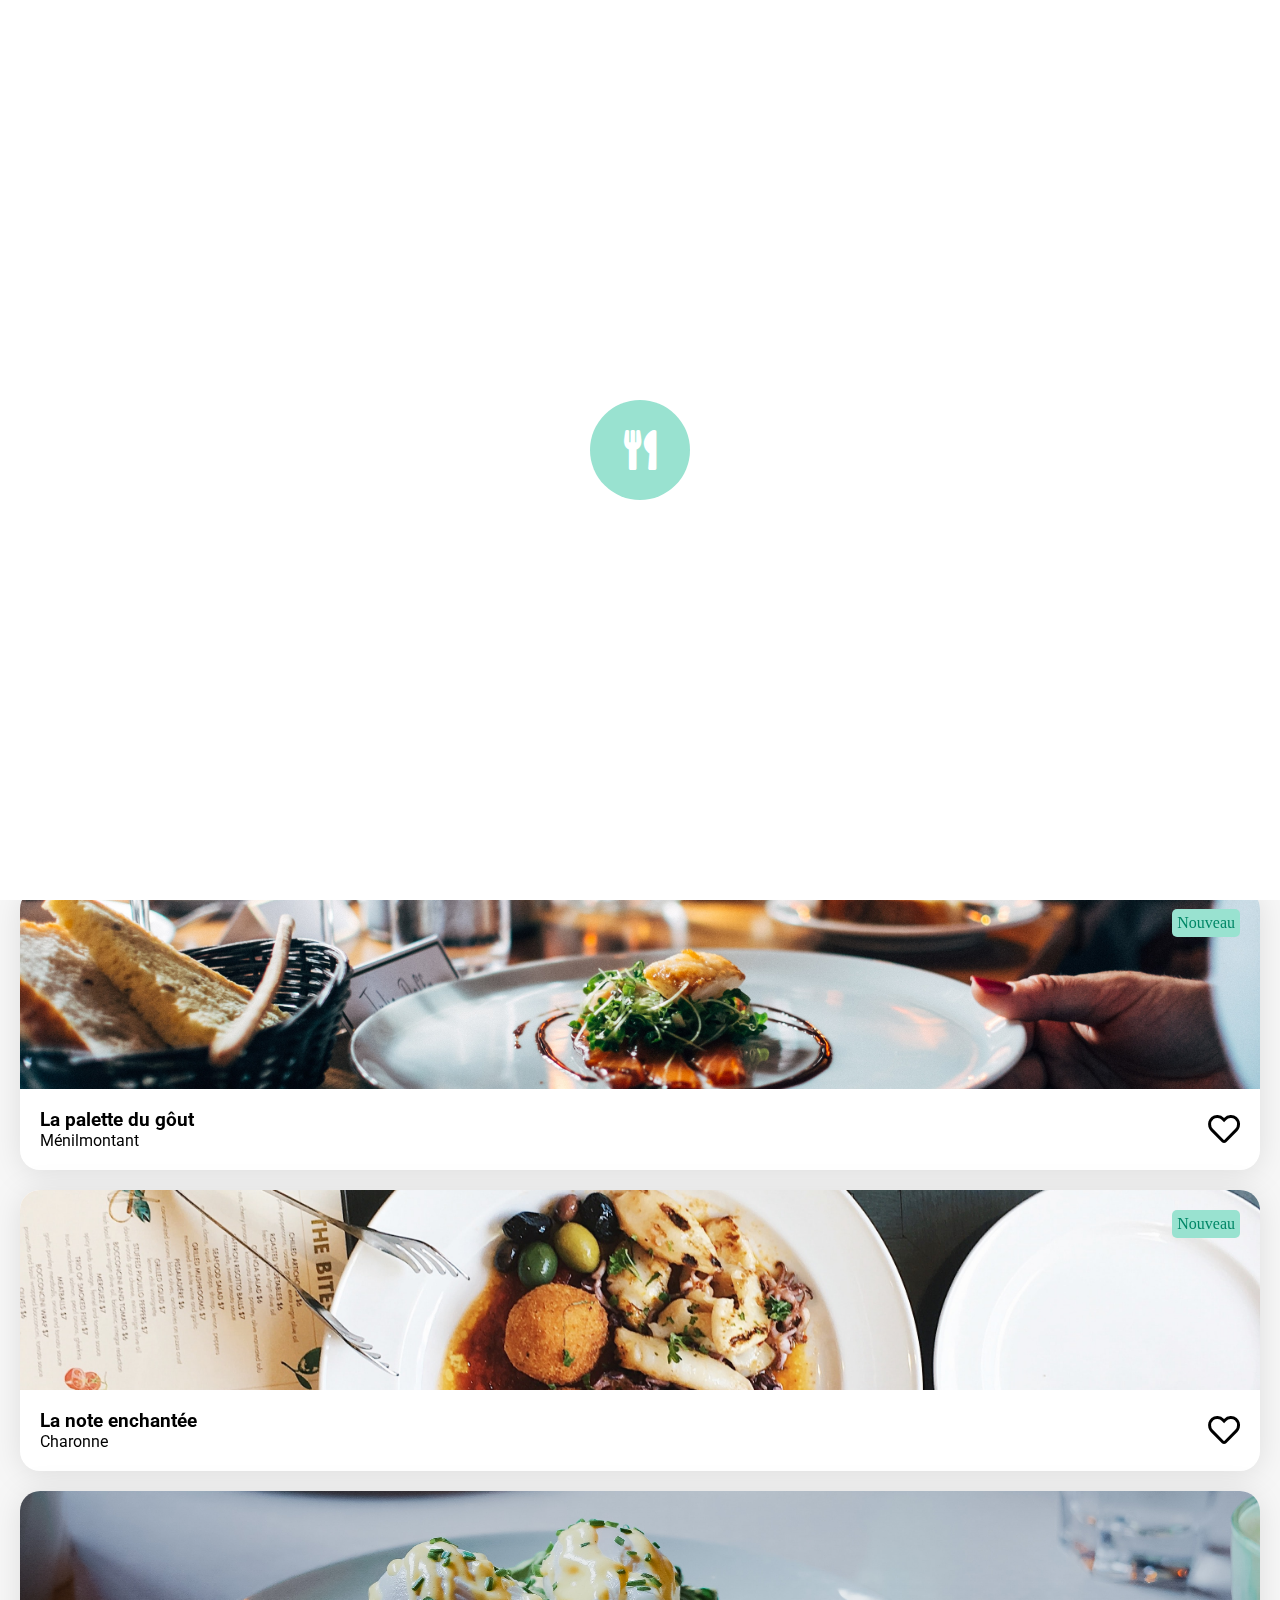
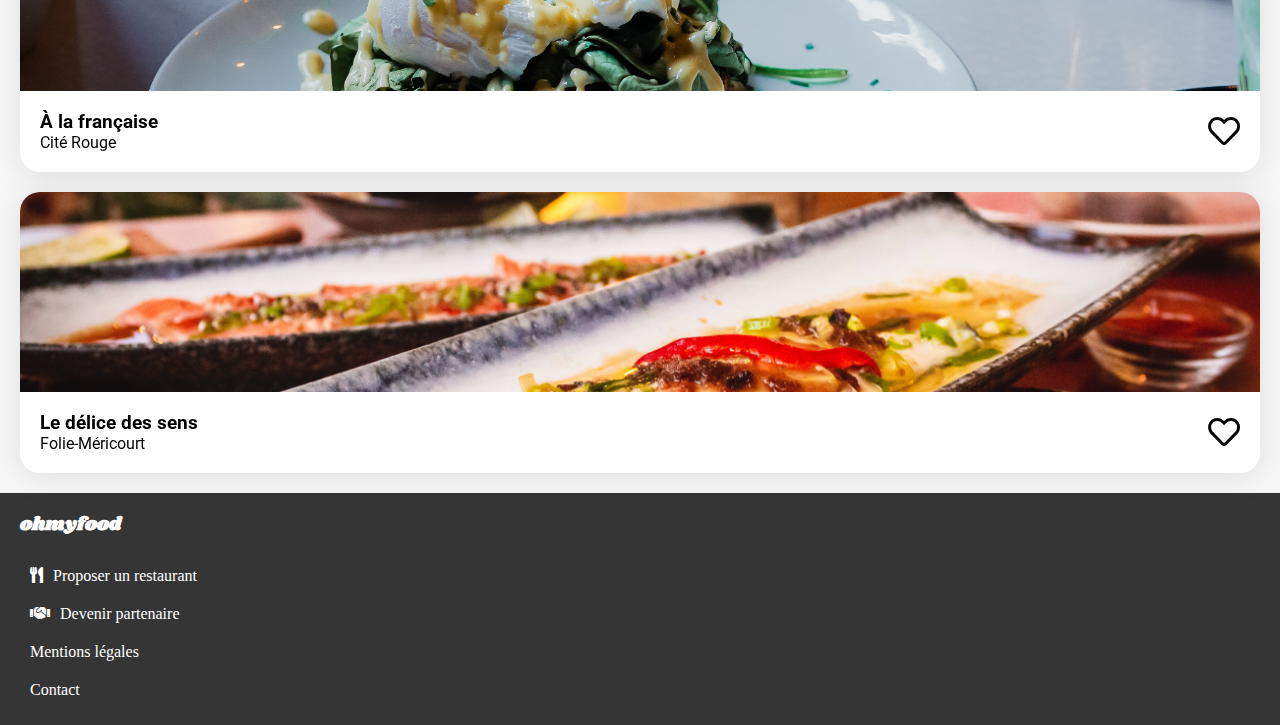
<file: index.html>
<!DOCTYPE html>
<html>
<head>
	<meta charset="utf-8">
	<title>ohmyfood</title>
	<meta name="viewport" content="width=device-width, initial-scale=1">
	<link href="https://fonts.googleapis.com/css?family=Roboto" rel="stylesheet">
	<link href="https://fonts.googleapis.com/css?family=Shrikhand" rel="stylesheet">
	<link href="https://cdnjs.cloudflare.com/ajax/libs/font-awesome/5.15.3/css/all.min.css" rel="stylesheet">
	<link rel="stylesheet" href="css/styles.css">
	 
</head>
<body>

	<div class="loader">
		<div class="plate">
		  <i class="fas fa-utensils fa-4x icon"></i>
		</div>
	</div>
	  
	<header>
		<h1>ohmyfood</h1>
	</header>

	<main>
		<section class="city">
			<div class="city__location">
				<i class="fa fa-map-marker-alt"></i>
				<p>Paris, Belleville</p>
			</div>
		</section>

		<section class="booking">
			<h2 class="booking__title">Réservez le menu qui vous convient</h2>
			<p class="booking__description">Découvrez des restaurants d'exception sélectionnés par nos soins.</p>
			<button class="btn btn__wide">Explorer nos restaurants</button>
		</section>

		<section class="fonctionnement">
			<h2 class="fonctionnement__title">Fonctionnement</h2>
			<div class="fonctionnement__cards">
			  <div class="fonctionnement__card">
				<div class="fonctionnement__card-number">1</div>
				<div class="fonctionnement__card-icon"><i class="fas fa-mobile-alt"></i></div>
				<p class="fonctionnement__card-text">Choisissez un restaurant</p>
			  </div>
			  <div class="fonctionnement__card">
				<div class="fonctionnement__card-number">2</div>
				<div class="fonctionnement__card-icon"><i class="fas fa-list"></i></div>
				<p class="fonctionnement__card-text">Composez votre menu</p>
			  </div>
			  <div class="fonctionnement__card">
				<div class="fonctionnement__card-number">3</div>
				<div class="fonctionnement__card-icon"><i class="fas fa-store"></i></div>
				<p class="fonctionnement__card-text">Dégustez au restaurant</p>
			  </div>
			</div>
		  </section>
		  
		<section class="restaurant">
			<h2 class="restaurant__title">Restaurants</h2>
			<div class="restaurant__items">
				<article class="restaurant__item">
					<a href="la_palette_du_gout.html" class="restaurant__link">
						<img src="images/restaurants/jay-wennington-N_Y88TWmGwA-unsplash.jpg" alt="la palette du gôut" class="restaurant__image">
						<div class="restaurant__content">
							<div class="restaurant__left-content">
								<h3 class="restaurant__title">La palette du gôut</h3>
								<p class="restaurant__description">Ménilmontant</p>
								<span class="restaurant__new-badge">Nouveau</span>
							</div>
							<div class="restaurant__right-content">
								<div class="heart__icon">
									<i class="far fa-heart fa-2x heart__icon--empty"></i>
									<i class="fas fa-heart fa-2x heart__icon--full"></i>
								</div>
							</div>
						</div>
					</a>
				</article>
				<article class="restaurant__item">
					<a href="la_note_enchantee.html" class="restaurant__link">
						<img src="images/restaurants/stil-u2Lp8tXIcjw-unsplash.jpg" alt="la note enchantée" class="restaurant__image">
						<div class="restaurant__content">
							<div class="restaurant__left-content">
								<h3 class="restaurant__title">La note enchantée</h3>
								<p class="restaurant__description">Charonne</p>
								<span class="restaurant__new-badge">Nouveau</span>
							</div>
							<div class="restaurant__right-content">
								<div class="heart__icon">
									<i class="far fa-heart fa-2x heart__icon--empty"></i>
									<i class="fas fa-heart fa-2x heart__icon--full"></i>
								</div>
							</div>
						</div>
					</a>
				</article>
				<article class="restaurant__item">
					<a href="a_la_francaise.html" class="restaurant__link">
						<img src="images/restaurants/toa-heftiba-DQKerTsQwi0-unsplash.jpg" alt="a la francaise" class="restaurant__image">
						<div class="restaurant__content">
							<div class="restaurant__left-content">
								<h3 class="restaurant__title">À la française</h3>
								<p class="restaurant__description">Cité Rouge</p>
							</div>
							<div class="restaurant__right-content">
								<div class="heart__icon">
									<i class="far fa-heart fa-2x heart__icon--empty"></i>
									<i class="fas fa-heart fa-2x heart__icon--full"></i>
								</div>
							</div>
						</div>
					</a>
				</article>
				<article class="restaurant__item">
					<a href="le_delice_des_sens.html" class="restaurant__link">
						<img src="images/restaurants/louis-hansel-shotsoflouis-qNBGVyOCY8Q-unsplash.jpg" alt="le délice des sens" class="restaurant__image">
						<div class="restaurant__content">
							<div class="restaurant__left-content">
								<h3 class="restaurant__title">Le délice des sens</h3>
								<p class="restaurant__description">Folie-Méricourt</p>
							</div>
							<div class="restaurant__right-content">
								<div class="heart__icon">
									<i class="far fa-heart fa-2x heart__icon--empty"></i>
									<i class="fas fa-heart fa-2x heart__icon--full"></i>
								</div>
							</div>
						</div>
					</a>
				</article>
			</div>	
		</section>		
	</main>
	<footer>
		<h3>ohmyfood</h3>
		<ul>
		  <li><a href="#"><i class="fas fa-utensils"></i>Proposer un restaurant</a></li>
		  <li><a href="#"><i class="fas fa-handshake"></i>Devenir partenaire</a></li>
		  <li><a href="#">Mentions légales</a></li>
		  <li><a href="#">Contact</a></li>
		</ul>
	</footer>

</body>
</file>
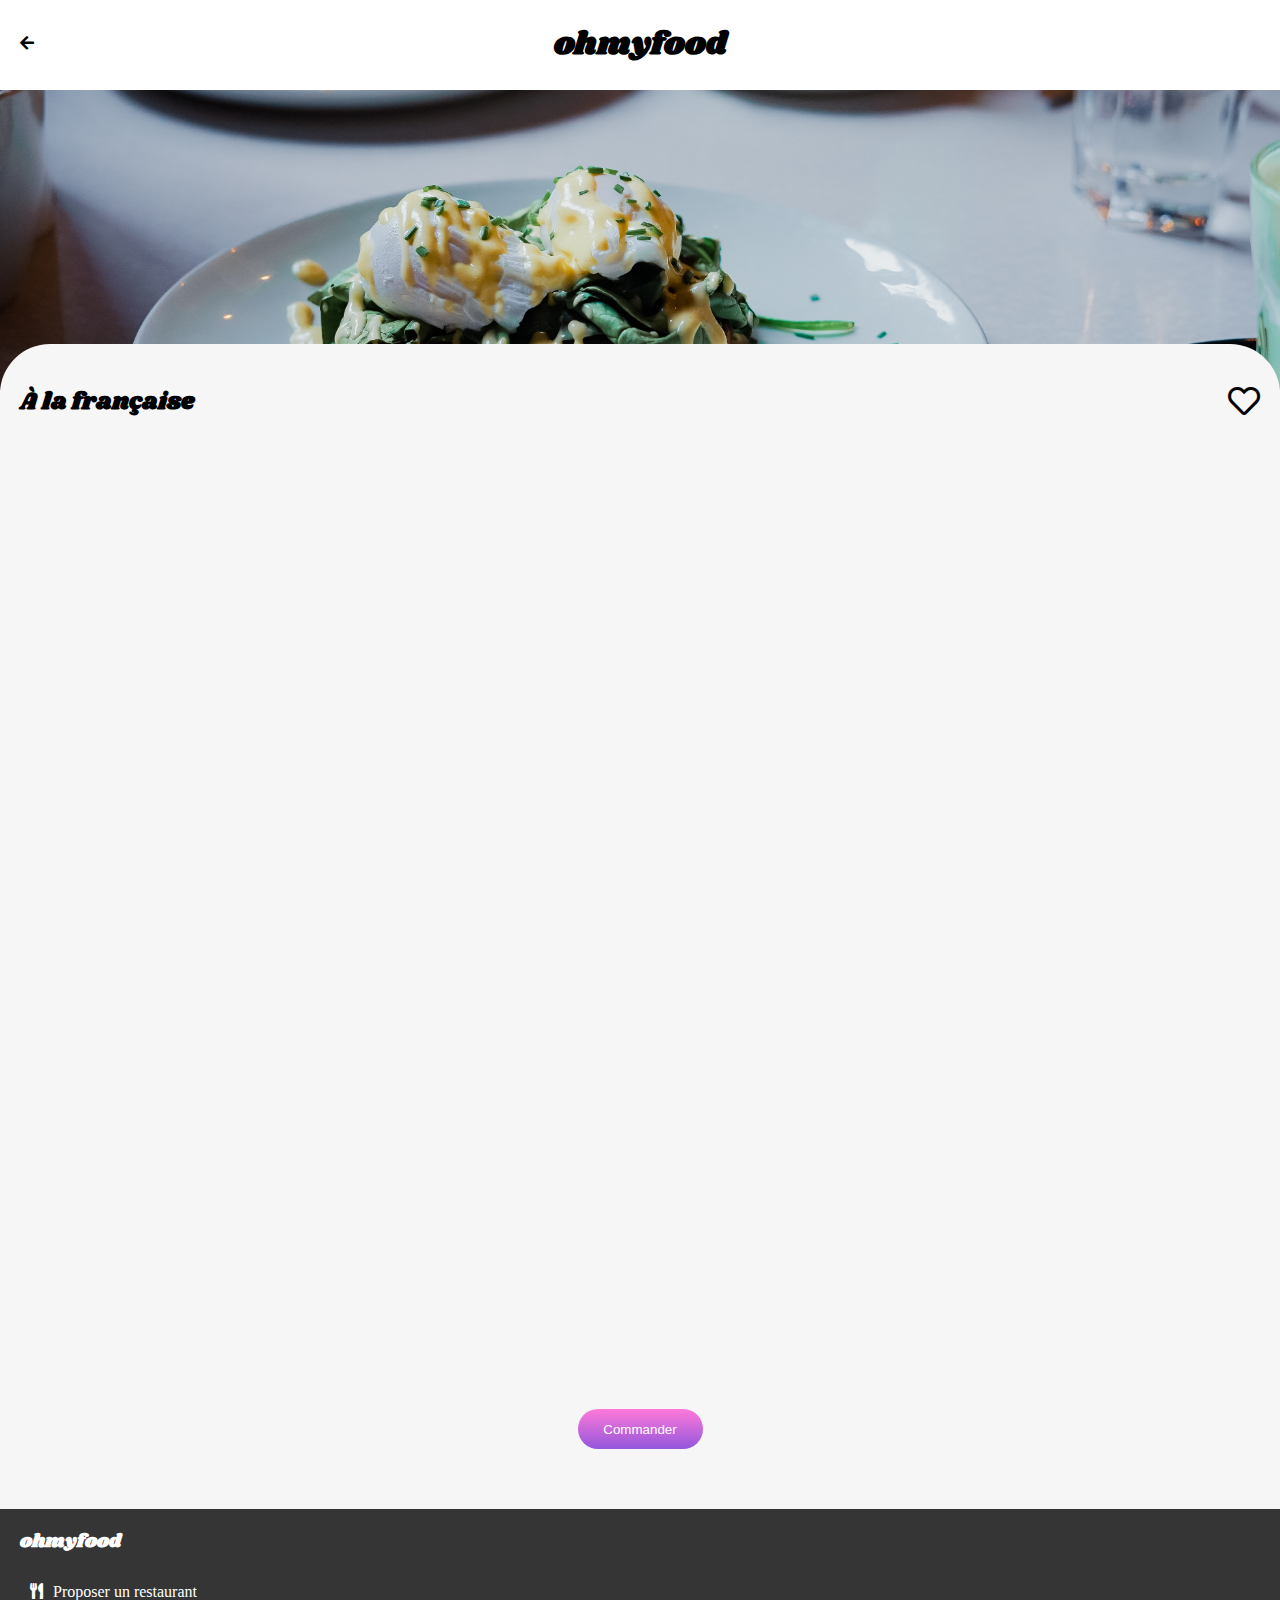
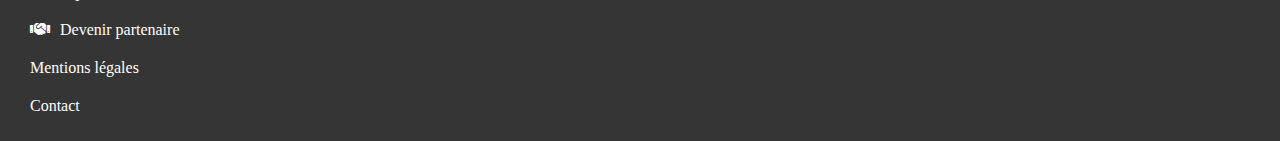
<file: a_la_francaise.html>
<!DOCTYPE html>
<html>
<head>
  <meta charset="utf-8">
  <title>A la francaise</title>
  <meta name="viewport" content="width=device-width, initial-scale=1">
  <link href="https://fonts.googleapis.com/css?family=Roboto" rel="stylesheet">
  <link href="https://fonts.googleapis.com/css?family=Shrikhand" rel="stylesheet">
	<link href="https://cdnjs.cloudflare.com/ajax/libs/font-awesome/5.15.3/css/all.min.css" rel="stylesheet">
	<link rel="stylesheet" href="css/styles.css">
</head>
<body>
    <header>
        <a href="index.html"><i class="fas fa-arrow-left"></i></a>
        <h1>ohmyfood</h1>
    </header>
    <main>
        <img class="banner" src="images/restaurants/toa-heftiba-DQKerTsQwi0-unsplash.jpg" alt="a la francaise">
        <section class="layout">
            <div class="title-container">
                <h2>À la française</h2>
                <div class="heart__icon">
                    <i class="far fa-heart fa-2x heart__icon--empty"></i>
                    <i class="fas fa-heart fa-2x heart__icon--full"></i>
                </div>
            </div>
            <section class="section-animate section-animate--1 fadein">
                <h3 class="sub-title">Entrées</h3>
                <div class="card-group">
                    <div class="card">
                        <div class="card__content">
                            <h4 class="card__title">Tartare de poulpe acidulé</h4>
                            <p class="card__description">Aux zestes d'orange</p>
                        </div>
                        <span class="card__price">25€</span>
                        <div class="card__check">
                            <i class="fa fa-check-circle"></i>
                        </div>
                    </div>
                    <div class="card">
                        <div class="card__content">
                            <h4 class="card__title">Velouté de légumes d'antan</h4>
                            <p class="card__description">Carotte, panais, topinambour</p>
                        </div>
                        <span class="card__price">35€</span>
                        <div class="card__check">
                            <i class="fa fa-check-circle"></i>
                        </div>
                    </div>
                    <div class="card">
                        <div class="card__content">
                            <h4 class="card__title">Soupe à l'oignon</h4>
                            <p class="card__description">Revisitée</p>
                        </div>
                        <span class="card__price">20€</span>
                        <div class="card__check">
                            <i class="fa fa-check-circle"></i>
                        </div>
                    </div>
                </div>
            </section>

            <section class="section-animate section-animate--2 fadein">
                <h3 class="sub-title">Plats</h3>
                <div class="card-group">
                    <div class="card">
                        <div class="card__content">
                            <h4 class="card__title">Coquilles Saint-Jacques</h4>
                            <p class="card__description">Accompagnées d'une purée de panais</p>
                        </div>
                        <span class="card__price">40€</span>
                        <div class="card__check">
                            <i class="fa fa-check-circle"></i>
                        </div>
                    </div>
                    <div class="card">
                        <div class="card__content">
                            <h4 class="card__title">Magret de canard</h4>
                            <p class="card__description">Et parmentier de pommes de terre</p>
                        </div>
                        <span class="card__price">35€</span>
                        <div class="card__check">
                            <i class="fa fa-check-circle"></i>
                        </div>
                    </div>
                    <div class="card">
                        <div class="card__content">
                            <h4 class="card__title">Pigeonneau d’Ille-et-Vilaine</h4>
                            <p class="card__description">Sur son lit de gnocchis aux légumes</p>
                        </div>
                        <span class="card__price">44€</span>
                        <div class="card__check">
                            <i class="fa fa-check-circle"></i>
                        </div>
                    </div>
                </div>
            </section>

            <section class="section-animate section-animate--3 fadein">
                <h3 class="sub-title">Desserts</h3>
                <div class="card-group">
                    <div class="card">
                        <div class="card__content">
                            <h4 class="card__title">Pétales de violettes glacés</h4>
                            <p class="card__description">Et purée de noisettes</p>
                        </div>
                        <span class="card__price">18€</span>
                        <div class="card__check">
                            <i class="fa fa-check-circle"></i>
                        </div>
                    </div>
                    <div class="card">
                        <div class="card__content">
                            <h4 class="card__title">Fondant au chocolat</h4>
                            <p class="card__description">Revisité</p>
                        </div>
                        <span class="card__price">22€</span>
                        <div class="card__check">
                            <i class="fa fa-check-circle"></i>
                        </div>
                    </div>
                    <div class="card">
                        <div class="card__content">
                            <h4 class="card__title">Millefeuille croustillant</h4>
                            <p class="card__description">Myrtilles et pâte d’amande</p>
                        </div>
                        <span class="card__price">23€</span>
                        <div class="card__check">
                            <i class="fa fa-check-circle"></i>
                        </div>
                    </div>
                </div>
            </section>

            <div class="order">
                <button class="btn btn__small">Commander</button>
            </div>
        </section>
    </main>

    <footer>
        <h3>ohmyfood</h3>
        <ul>
            <li><a href="#"><i class="fas fa-utensils"></i>Proposer un restaurant</a></li>
            <li><a href="#"><i class="fas fa-handshake"></i>Devenir partenaire</a></li>
            <li><a href="#">Mentions légales</a></li>
            <li><a href="#">Contact</a></li>
        </ul>
    </footer>
</body>
</html>
</file>
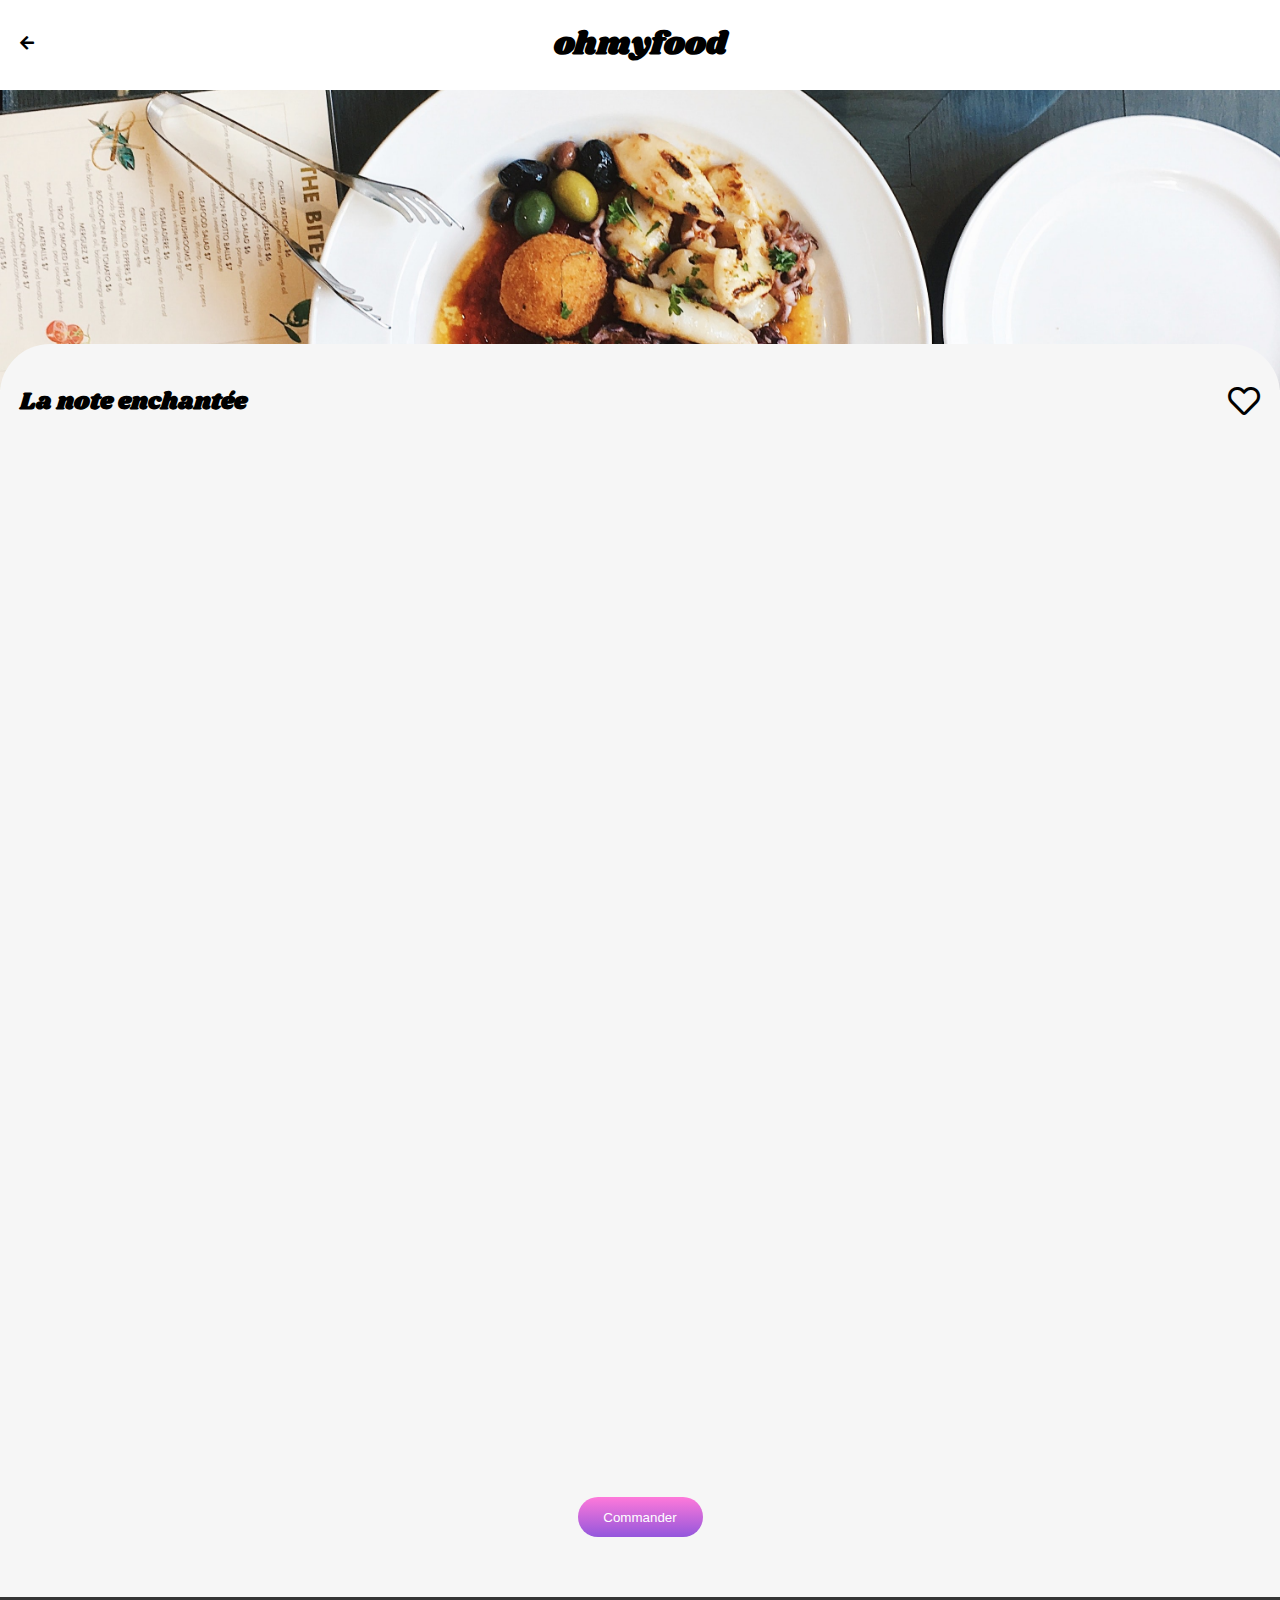
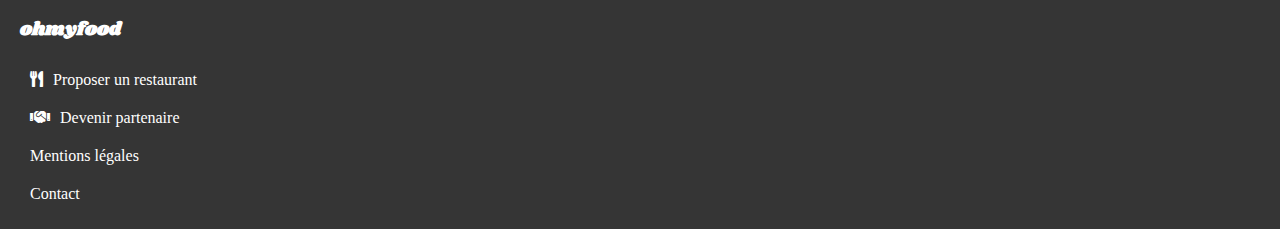
<file: la_note_enchantee.html>
<!DOCTYPE html>
<html>
<head>
  <meta charset="utf-8">
  <title>La note enchantée</title>
  <meta name="viewport" content="width=device-width, initial-scale=1">
  <link href="https://fonts.googleapis.com/css?family=Roboto" rel="stylesheet">
  <link href="https://fonts.googleapis.com/css?family=Shrikhand" rel="stylesheet">
	<link href="https://cdnjs.cloudflare.com/ajax/libs/font-awesome/5.15.3/css/all.min.css" rel="stylesheet">
	<link rel="stylesheet" href="css/styles.css">
</head>
<body>
    <header>
        <a href="index.html"><i class="fas fa-arrow-left"></i></a>
        <h1>ohmyfood</h1>
    </header>
    <main>
        <img class="banner" src="images/restaurants/stil-u2Lp8tXIcjw-unsplash.jpg" alt="la note enchantée">
        <section class="layout">
            <div class="title-container">
              <h2>La note enchantée</h2>
              <div class="heart__icon">
								<i class="far fa-heart fa-2x heart__icon--empty"></i>
								<i class="fas fa-heart fa-2x heart__icon--full"></i>
							</div>
            </div>
            <section class="section-animate section-animate--1 fadein">
              <h3 class="sub-title">Entrées</h3>
              <div class="card-group">
                <div class="card">
                  <div class="card__content">
                    <h4 class="card__title">Ravioles de foie gras</h4>
                    <p class="card__description">Accompagnées de leur crème à la truffe</p>
                  </div>
                  <span class="card__price">25€</span>
                  <div class="card__check">
                    <i class="fa fa-check-circle"></i>
                  </div>
                </div>
                <div class="card">
                  <div class="card__content">
                    <h4 class="card__title">Caviar osciètre</h4>
                    <p class="card__description">Sur blini à la farine de blé noir</p>
                  </div>
                  <span class="card__price">35€</span>
                  <div class="card__check">
                    <i class="fa fa-check-circle"></i>
                  </div>
                </div>
                <div class="card">
                  <div class="card__content">
                    <h4 class="card__title">Homard et espuma de potiron</h4>
                    <p class="card__description">Marinés aux zestes d'orange</p>
                  </div>
                  <span class="card__price">20€</span>
                  <div class="card__check">
                    <i class="fa fa-check-circle"></i>
                  </div>
                </div>
                <div class="card">
                  <div class="card__content">
                    <h4 class="card__title">Foie gras de canard cuit entier</h4>
                    <p class="card__description">Confiture de figue et pain toasté</p>
                  </div>
                  <span class="card__price">35€</span>
                  <div class="card__check">
                    <i class="fa fa-check-circle"></i>
                  </div>
                </div>
              </div>
            </section>
            <section class="section-animate section-animate--2 fadein">
              <h3 class="sub-title">Plats</h3>
              <div class="card-group">
                <div class="card">
                  <div class="card__content">
                    <h4 class="card__title">Noix de coquilles Saint-Jacques</h4>
                    <p class="card__description">Sur lit de purée de céleri-rave</p>
                  </div>
                  <span class="card__price">40€</span>
                  <div class="card__check">
                    <i class="fa fa-check-circle"></i>
                  </div>
                </div>
                <div class="card">
                  <div class="card__content">
                    <h4 class="card__title">Langoustine poêlée</h4>
                    <p class="card__description">Purée de patate douce</p>
                  </div>
                  <span class="card__price">35€</span>
                  <div class="card__check">
                    <i class="fa fa-check-circle"></i>
                  </div>
                </div>
                <div class="card">
                  <div class="card__content">
                    <h4 class="card__title">Mijoté de queue de bœuf</h4>
                    <p class="card__description">Et riz sauvage aux zestes de citron</p>
                  </div>
                  <span class="card__price">44€</span>
                  <div class="card__check">
                    <i class="fa fa-check-circle"></i>
                  </div>
                </div>
              </div>
            </section>
            
            <section class="section-animate section-animate--3 fadein">
              <h3 class="sub-title">Desserts</h3>
              <div class="card-group">
                <div class="card">
                  <div class="card__content">
                    <h4 class="card__title">Macaron noisette et chocolat</h4>
                    <p class="card__description">Glace au caramel brun et sel de Guérande</p>
                  </div>
                  <span class="card__price">18€</span>
                  <div class="card__check">
                    <i class="fa fa-check-circle"></i>
                  </div>
                </div>
                <div class="card">
                  <div class="card__content">
                    <h4 class="card__title">Baba au rhum revisité</h4>
                    <p class="card__description">Avec son coulis de citron</p>
                  </div>
                  <span class="card__price">22€</span>
                  <div class="card__check">
                    <i class="fa fa-check-circle"></i>
                  </div>
                </div>
                <div class="card">
                  <div class="card__content">
                    <h4 class="card__title">Tarte au citron meringuée</h4>
                    <p class="card__description">Déstructurée</p>
                  </div>
                  <span class="card__price">23€</span>
                  <div class="card__check">
                    <i class="fa fa-check-circle"></i>
                  </div>
                </div>
              </div>
            </section>
            <div class="order">
                <button class="btn btn__small">Commander</button>
            </div>
        </section>        
    </main>

    <footer>
		<h3>ohmyfood</h3>
		<ul>
		  <li><a href="#"><i class="fas fa-utensils"></i>Proposer un restaurant</a></li>
		  <li><a href="#"><i class="fas fa-handshake"></i>Devenir partenaire</a></li>
		  <li><a href="#">Mentions légales</a></li>
		  <li><a href="#">Contact</a></li>
		</ul>
    </footer>

</body>
</html>
</file>
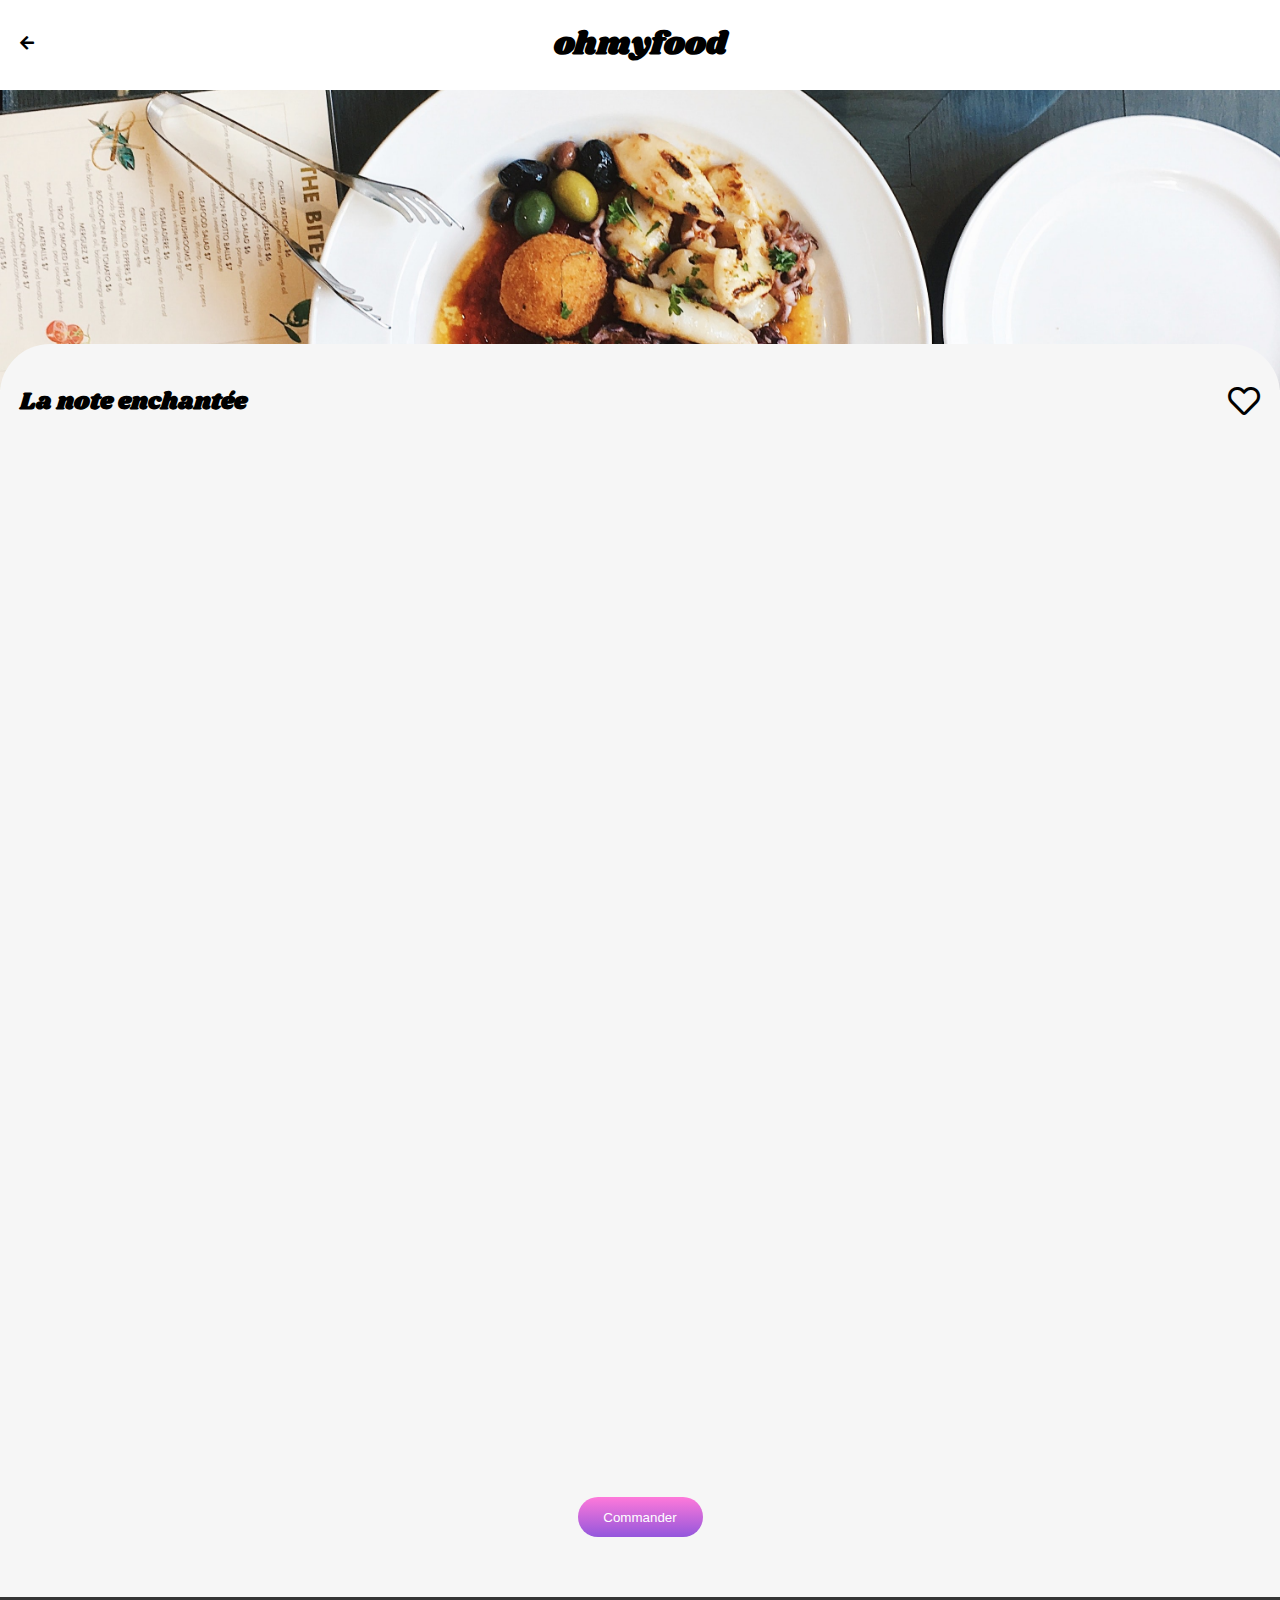
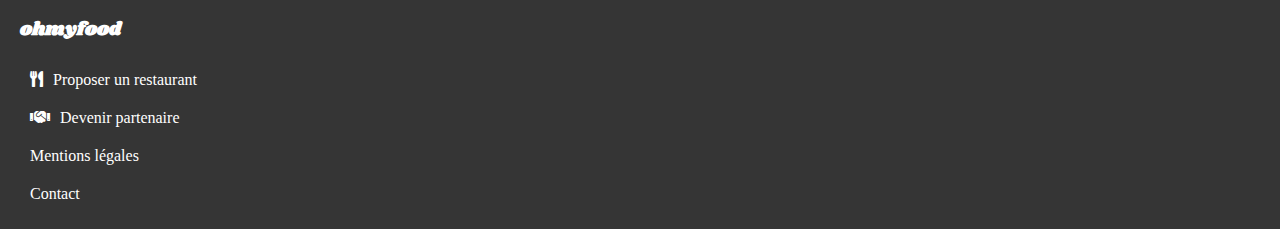
<file: la_note_enchantée.html>
<!DOCTYPE html>
<html>
<head>
    <meta charset="utf-8">
    <title>La palette du gôut</title>
    <meta name="viewport" content="width=device-width, initial-scale=1">
    <link href="https://fonts.googleapis.com/css?family=Roboto|Shrikhand" rel="stylesheet">
	<link href="https://cdnjs.cloudflare.com/ajax/libs/font-awesome/5.15.3/css/all.min.css" rel="stylesheet">
	<link rel="stylesheet" href="css/styles.css">
</head>
<body>
    <header>
        <a href="index.html"><i class="fas fa-arrow-left"></i></a>
        <h1>ohmyfood</h1>
    </header>
    <main>
        <img class="banner" src="images/restaurants/stil-u2Lp8tXIcjw-unsplash.jpg">
        <section class="layout">
            <div class="title-container">
              <h2>La note enchantée</h2>
              <div class="heart__icon">
								<i class="far fa-heart fa-2x heart__icon--empty"></i>
								<i class="fas fa-heart fa-2x heart__icon--full"></i>
							</div>
            </div>
            <section class="section-animate section-animate--1 fadein">
              <h3 class="sub-title">Entrées</h3>
              <div class="card-group">
                <div class="card">
                  <div class="card__content">
                    <h4 class="card__title">Ravioles de foie gras</h4>
                    <p class="card__description">Accompagnées de leur crème à la truffe</p>
                  </div>
                  <span class="card__price">25€</span>
                  <div class="card__check">
                    <i class="fa fa-check-circle"></i>
                  </div>
                </div>
                <div class="card">
                  <div class="card__content">
                    <h4 class="card__title">Caviar osciètre</h4>
                    <p class="card__description">Sur blini à la farine de blé noir</p>
                  </div>
                  <span class="card__price">35€</span>
                  <div class="card__check">
                    <i class="fa fa-check-circle"></i>
                  </div>
                </div>
                <div class="card">
                  <div class="card__content">
                    <h4 class="card__title">Homard et espuma de potiron</h4>
                    <p class="card__description">Marinés aux zestes d'orange</p>
                  </div>
                  <span class="card__price">20€</span>
                  <div class="card__check">
                    <i class="fa fa-check-circle"></i>
                  </div>
                </div>
                <div class="card">
                  <div class="card__content">
                    <h4 class="card__title">Foie gras de canard cuit entier</h4>
                    <p class="card__description">Confiture de figue et pain toasté</p>
                  </div>
                  <span class="card__price">35€</span>
                  <div class="card__check">
                    <i class="fa fa-check-circle"></i>
                  </div>
                </div>
              </div>
            </section>
            <section class="section-animate section-animate--2 fadein">
              <h3 class="sub-title">Plats</h3>
              <div class="card-group">
                <div class="card">
                  <div class="card__content">
                    <h4 class="card__title">Noix de coquilles Saint-Jacques</h4>
                    <p class="card__description">Sur lit de purée de céleri-rave</p>
                  </div>
                  <span class="card__price">40€</span>
                  <div class="card__check">
                    <i class="fa fa-check-circle"></i>
                  </div>
                </div>
                <div class="card">
                  <div class="card__content">
                    <h4 class="card__title">Langoustine poêlée</h4>
                    <p class="card__description">Purée de patate douce</p>
                  </div>
                  <span class="card__price">35€</span>
                  <div class="card__check">
                    <i class="fa fa-check-circle"></i>
                  </div>
                </div>
                <div class="card">
                  <div class="card__content">
                    <h4 class="card__title">Mijoté de queue de bœuf</h4>
                    <p class="card__description">Et riz sauvage aux zestes de citron</p>
                  </div>
                  <span class="card__price">44€</span>
                  <div class="card__check">
                    <i class="fa fa-check-circle"></i>
                  </div>
                </div>
              </div>
            </section>
            
            <section class="section-animate section-animate--3 fadein">
              <h3 class="sub-title">Desserts</h3>
              <div class="card-group">
                <div class="card">
                  <div class="card__content">
                    <h4 class="card__title">Macaron noisette et chocolat</h4>
                    <p class="card__description">Glace au caramel brun et sel de Guérande</p>
                  </div>
                  <span class="card__price">18€</span>
                  <div class="card__check">
                    <i class="fa fa-check-circle"></i>
                  </div>
                </div>
                <div class="card">
                  <div class="card__content">
                    <h4 class="card__title">Baba au rhum revisité</h4>
                    <p class="card__description">Avec son coulis de citron</p>
                  </div>
                  <span class="card__price">22€</span>
                  <div class="card__check">
                    <i class="fa fa-check-circle"></i>
                  </div>
                </div>
                <div class="card">
                  <div class="card__content">
                    <h4 class="card__title">Tarte au citron meringuée</h4>
                    <p class="card__description">Déstructurée</p>
                  </div>
                  <span class="card__price">23€</span>
                  <div class="card__check">
                    <i class="fa fa-check-circle"></i>
                  </div>
                </div>
              </div>
            </section>
            <div class="order">
                <button class="btn btn__small">Commander</button>
            </div>
        </section>        
    </main>

    <footer>
		<h3>ohmyfood</h3>
		<ul>
		  <li><a href="#"><i class="fas fa-utensils"></i>Proposer un restaurant</a></li>
		  <li><a href="#"><i class="fas fa-handshake"></i>Devenir partenaire</a></li>
		  <li><a href="#">Mentions légales</a></li>
		  <li><a href="#">Contact</a></li>
		</ul>
    </footer>

</body>
</html>
</file>
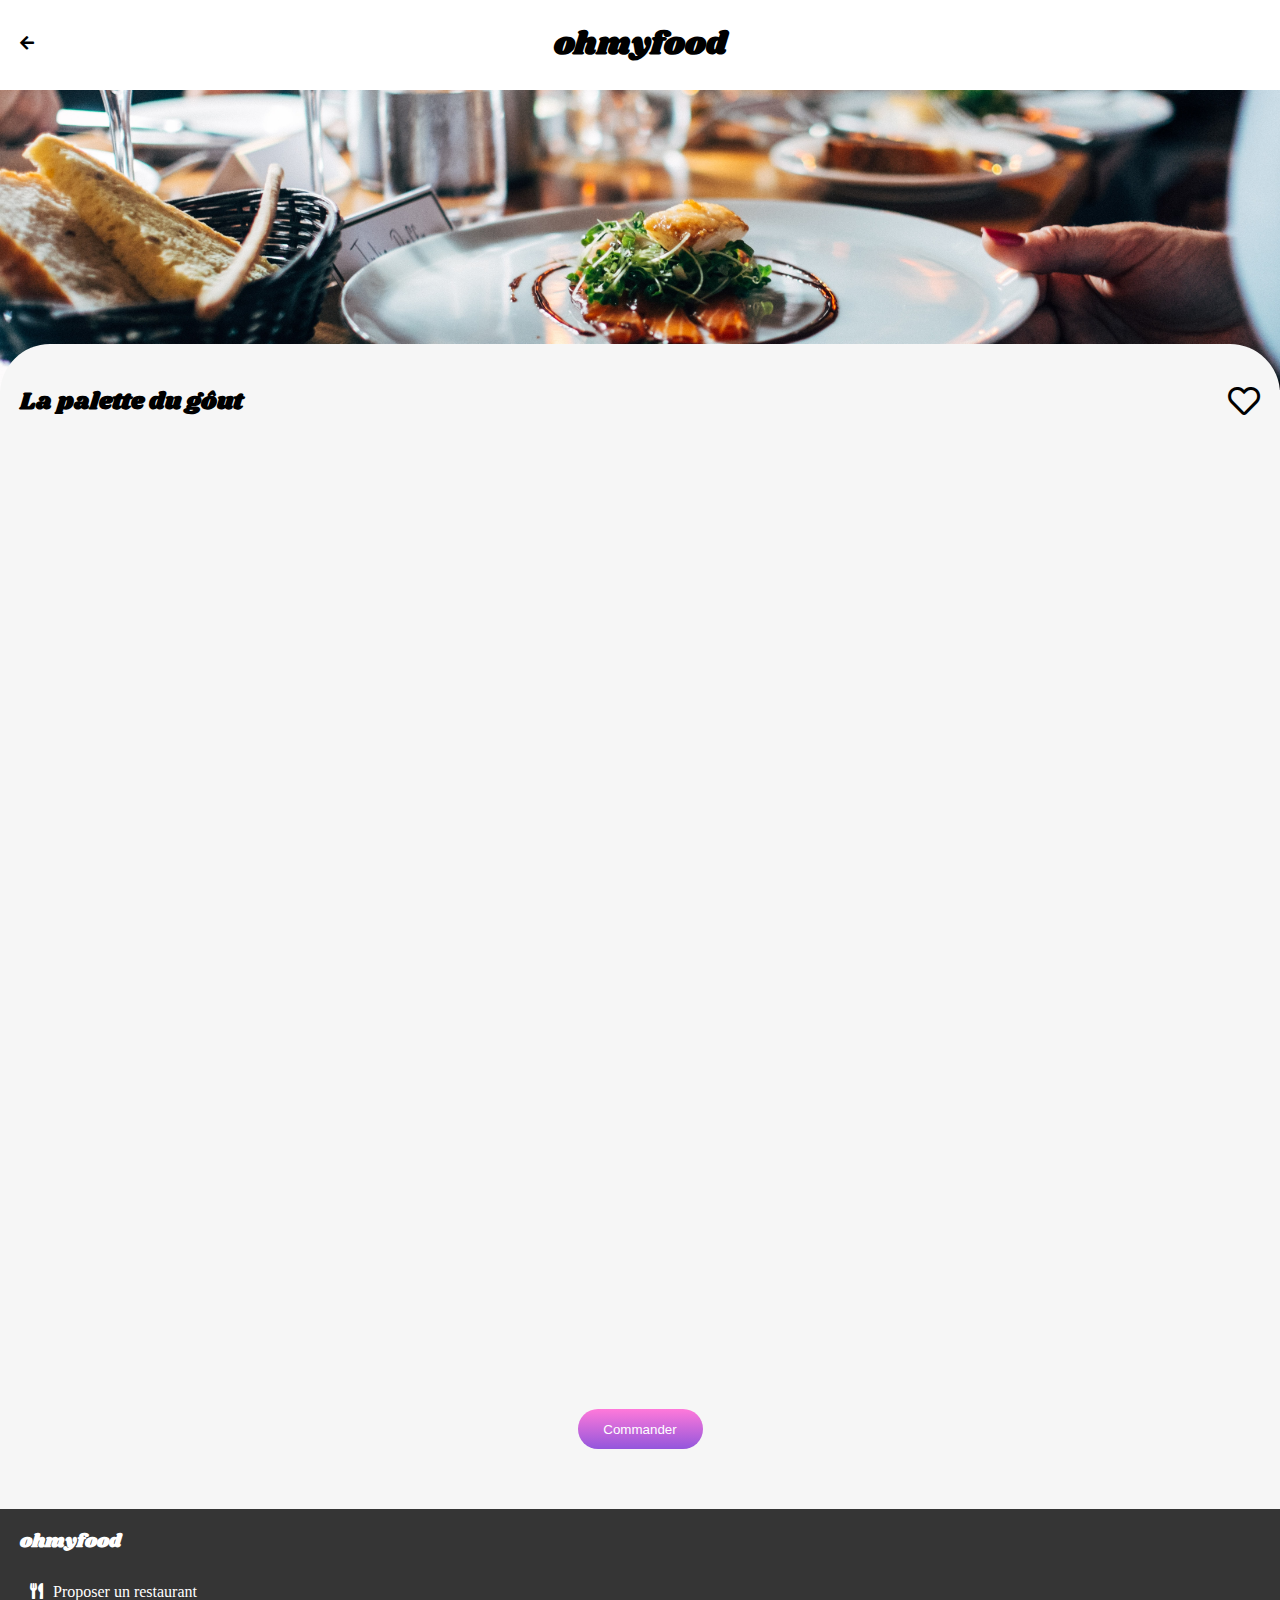
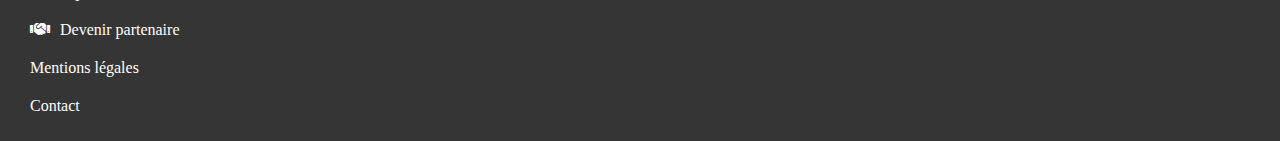
<file: la_palette_du_gout.html>
<!DOCTYPE html>
<html>
<head>
  <meta charset="utf-8">
  <title>La palette du gôut</title>
  <meta name="viewport" content="width=device-width, initial-scale=1">
  <link href="https://fonts.googleapis.com/css?family=Roboto" rel="stylesheet">
  <link href="https://fonts.googleapis.com/css?family=Shrikhand" rel="stylesheet">
	<link href="https://cdnjs.cloudflare.com/ajax/libs/font-awesome/5.15.3/css/all.min.css" rel="stylesheet">
	<link rel="stylesheet" href="css/styles.css">
</head>
<body>
    <header>
        <a href="index.html"><i class="fas fa-arrow-left"></i></a>
        <h1>ohmyfood</h1>
    </header>
    <main>
        <img class="banner" src="images/restaurants/jay-wennington-N_Y88TWmGwA-unsplash.jpg" alt="la palette du gout">
        <section class="layout">
            <div class="title-container">
              <h2>La palette du gôut</h2>
              <div class="heart__icon">
								<i class="far fa-heart fa-2x heart__icon--empty"></i>
								<i class="fas fa-heart fa-2x heart__icon--full"></i>
							</div>
            </div>
            <section class="section-animate section-animate--1 fadein">
              <h3 class="sub-title">Entrées</h3>
              <div class="card-group">
                <div class="card">
                  <div class="card__content">
                    <h4 class="card__title">Fricassée d'escargots</h4>
                    <p class="card__description">Au piment d'Espelette</p>
                  </div>
                  <span class="card__price">25€</span>
                  <div class="card__check">
                    <i class="fa fa-check-circle"></i>
                  </div>
                </div>
                <div class="card">
                  <div class="card__content">
                    <h4 class="card__title">Foie gras de canard mi-cuit</h4>
                    <p class="card__description">Et ses copeaux de truffe noire</p>
                  </div>
                  <span class="card__price">35€</span>
                  <div class="card__check">
                    <i class="fa fa-check-circle"></i>
                  </div>
                </div>
                <div class="card">
                  <div class="card__content">
                    <h4 class="card__title">Œuf au plat</h4>
                    <p class="card__description">Assaisonné à la truffe sur lit de caviar</p>
                  </div>
                  <span class="card__price">20€</span>
                  <div class="card__check">
                    <i class="fa fa-check-circle"></i>
                  </div>
                </div>
              </div>
            </section>
            
            <section class="section-animate section-animate--2 fadein">
              <h3 class="sub-title">Plats</h3>
              <div class="card-group">
                <div class="card">
                  <div class="card__content">
                    <h4 class="card__title">Filet de bœuf aux herbes</h4>
                    <p class="card__description">Accompagné de sa ribambelle de légumes</p>
                  </div>
                  <span class="card__price">40€</span>
                  <div class="card__check">
                    <i class="fa fa-check-circle"></i>
                  </div>
                </div>
                <div class="card">
                  <div class="card__content">
                    <h4 class="card__title">Parmentier de queue de bœuf</h4>
                    <p class="card__description">À la truffe noire sur sa purée de panais</p>
                  </div>
                  <span class="card__price">35€</span>
                  <div class="card__check">
                    <i class="fa fa-check-circle"></i>
                  </div>
                </div>
                <div class="card">
                  <div class="card__content">
                    <h4 class="card__title">Filet de turbot</h4>
                    <p class="card__description">Aux agrumes</p>
                  </div>
                  <span class="card__price">44€</span>
                  <div class="card__check">
                    <i class="fa fa-check-circle"></i>
                  </div>
                </div>
              </div>
            </section>
            
            <section class="section-animate section-animate--3 fadein">
              <h3 class="sub-title">Desserts</h3>
              <div class="card-group">
                <div class="card">
                  <div class="card__content">
                    <h4 class="card__title">Paris-Brest</h4>
                    <p class="card__description">Revisité</p>
                  </div>
                  <span class="card__price">18€</span>
                  <div class="card__check">
                    <i class="fa fa-check-circle"></i>
                  </div>
                </div>
                <div class="card">
                  <div class="card__content">
                    <h4 class="card__title">Macaron au chocolat d'exception</h4>
                    <p class="card__description">Et glace à la vanille de Madagascar</p>
                  </div>
                  <span class="card__price">22€</span>
                  <div class="card__check">
                    <i class="fa fa-check-circle"></i>
                  </div>
                </div>
                <div class="card">
                  <div class="card__content">
                    <h4 class="card__title">Mousse au chocolat</h4>
                    <p class="card__description">Au piment d'Espelette et à la truffe noire</p>
                  </div>
                  <span class="card__price">23€</span>
                  <div class="card__check">
                    <i class="fa fa-check-circle"></i>
                  </div>
                </div>
              </div>
            </section>
            
            <div class="order">
                <button class="btn btn__small">Commander</button>
            </div>
        </section>        
    </main>

    <footer>
		<h3>ohmyfood</h3>
		<ul>
		  <li><a href="#"><i class="fas fa-utensils"></i>Proposer un restaurant</a></li>
		  <li><a href="#"><i class="fas fa-handshake"></i>Devenir partenaire</a></li>
		  <li><a href="#">Mentions légales</a></li>
		  <li><a href="#">Contact</a></li>
		</ul>
    </footer>



</body>
</html>
</file>
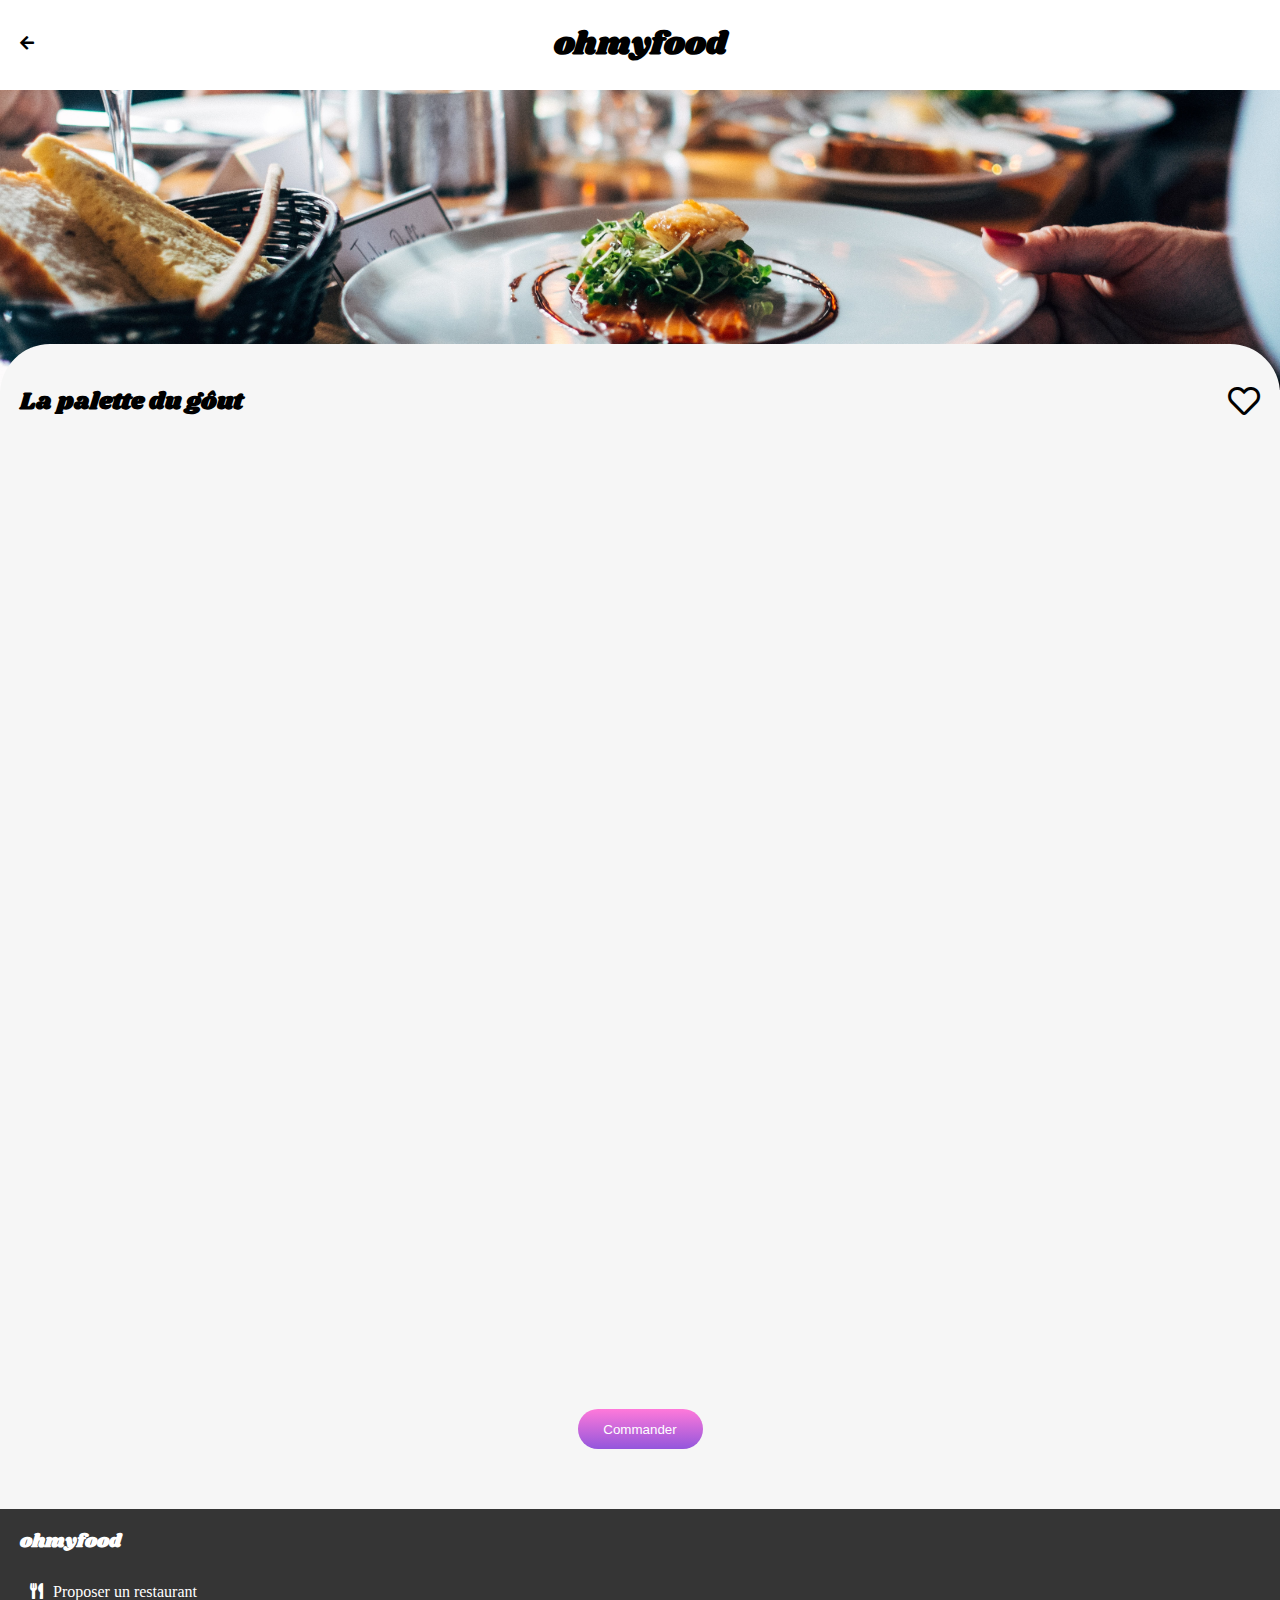
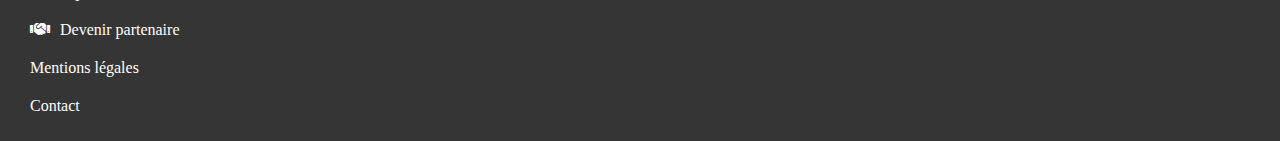
<file: la_palette_du_gôut.html>
<!DOCTYPE html>
<html>
<head>
    <meta charset="utf-8">
    <title>La palette du gôut</title>
    <meta name="viewport" content="width=device-width, initial-scale=1">
    <link href="https://fonts.googleapis.com/css?family=Roboto|Shrikhand" rel="stylesheet">
	<link href="https://cdnjs.cloudflare.com/ajax/libs/font-awesome/5.15.3/css/all.min.css" rel="stylesheet">
	<link rel="stylesheet" href="css/styles.css">
</head>
<body>
    <header>
        <a href="index.html"><i class="fas fa-arrow-left"></i></a>
        <h1>ohmyfood</h1>
    </header>
    <main>
        <img class="banner" src="images/restaurants/jay-wennington-N_Y88TWmGwA-unsplash.jpg">
        <section class="layout">
            <div class="title-container">
              <h2>La palette du gôut</h2>
              <div class="heart__icon">
								<i class="far fa-heart fa-2x heart__icon--empty"></i>
								<i class="fas fa-heart fa-2x heart__icon--full"></i>
							</div>
            </div>
            <section class="section-animate section-animate--1 fadein">
              <h3 class="sub-title">Entrées</h3>
              <div class="card-group">
                <div class="card">
                  <div class="card__content">
                    <h4 class="card__title">Fricassée d'escargots</h4>
                    <p class="card__description">Au piment d'Espelette</p>
                  </div>
                  <span class="card__price">25€</span>
                  <div class="card__check">
                    <i class="fa fa-check-circle"></i>
                  </div>
                </div>
                <div class="card">
                  <div class="card__content">
                    <h4 class="card__title">Foie gras de canard mi-cuit</h4>
                    <p class="card__description">Et ses copeaux de truffe noire</p>
                  </div>
                  <span class="card__price">35€</span>
                  <div class="card__check">
                    <i class="fa fa-check-circle"></i>
                  </div>
                </div>
                <div class="card">
                  <div class="card__content">
                    <h4 class="card__title">Œuf au plat</h4>
                    <p class="card__description">Assaisonné à la truffe sur lit de caviar</p>
                  </div>
                  <span class="card__price">20€</span>
                  <div class="card__check">
                    <i class="fa fa-check-circle"></i>
                  </div>
                </div>
              </div>
            </section>
            
            <section class="section-animate section-animate--2 fadein">
              <h3 class="sub-title">Plats</h3>
              <div class="card-group">
                <div class="card">
                  <div class="card__content">
                    <h4 class="card__title">Filet de bœuf aux herbes</h4>
                    <p class="card__description">Accompagné de sa ribambelle de légumes</p>
                  </div>
                  <span class="card__price">40€</span>
                  <div class="card__check">
                    <i class="fa fa-check-circle"></i>
                  </div>
                </div>
                <div class="card">
                  <div class="card__content">
                    <h4 class="card__title">Parmentier de queue de bœuf</h4>
                    <p class="card__description">À la truffe noire sur sa purée de panais</p>
                  </div>
                  <span class="card__price">35€</span>
                  <div class="card__check">
                    <i class="fa fa-check-circle"></i>
                  </div>
                </div>
                <div class="card">
                  <div class="card__content">
                    <h4 class="card__title">Filet de turbot</h4>
                    <p class="card__description">Aux agrumes</p>
                  </div>
                  <span class="card__price">44€</span>
                  <div class="card__check">
                    <i class="fa fa-check-circle"></i>
                  </div>
                </div>
              </div>
            </section>
            
            <section class="section-animate section-animate--3 fadein">
              <h3 class="sub-title">Desserts</h3>
              <div class="card-group">
                <div class="card">
                  <div class="card__content">
                    <h4 class="card__title">Paris-Brest</h4>
                    <p class="card__description">Revisité</p>
                  </div>
                  <span class="card__price">18€</span>
                  <div class="card__check">
                    <i class="fa fa-check-circle"></i>
                  </div>
                </div>
                <div class="card">
                  <div class="card__content">
                    <h4 class="card__title">Macaron au chocolat d'exception</h4>
                    <p class="card__description">Et glace à la vanille de Madagascar</p>
                  </div>
                  <span class="card__price">22€</span>
                  <div class="card__check">
                    <i class="fa fa-check-circle"></i>
                  </div>
                </div>
                <div class="card">
                  <div class="card__content">
                    <h4 class="card__title">Mousse au chocolat</h4>
                    <p class="card__description">Au piment d'Espelette et à la truffe noire</p>
                  </div>
                  <span class="card__price">23€</span>
                  <div class="card__check">
                    <i class="fa fa-check-circle"></i>
                  </div>
                </div>
              </div>
            </section>
            
            <div class="order">
                <button class="btn btn__small">Commander</button>
            </div>
        </section>        
    </main>

    <footer>
		<h3>ohmyfood</h3>
		<ul>
		  <li><a href="#"><i class="fas fa-utensils"></i>Proposer un restaurant</a></li>
		  <li><a href="#"><i class="fas fa-handshake"></i>Devenir partenaire</a></li>
		  <li><a href="#">Mentions légales</a></li>
		  <li><a href="#">Contact</a></li>
		</ul>
    </footer>



</body>
</html>
</file>
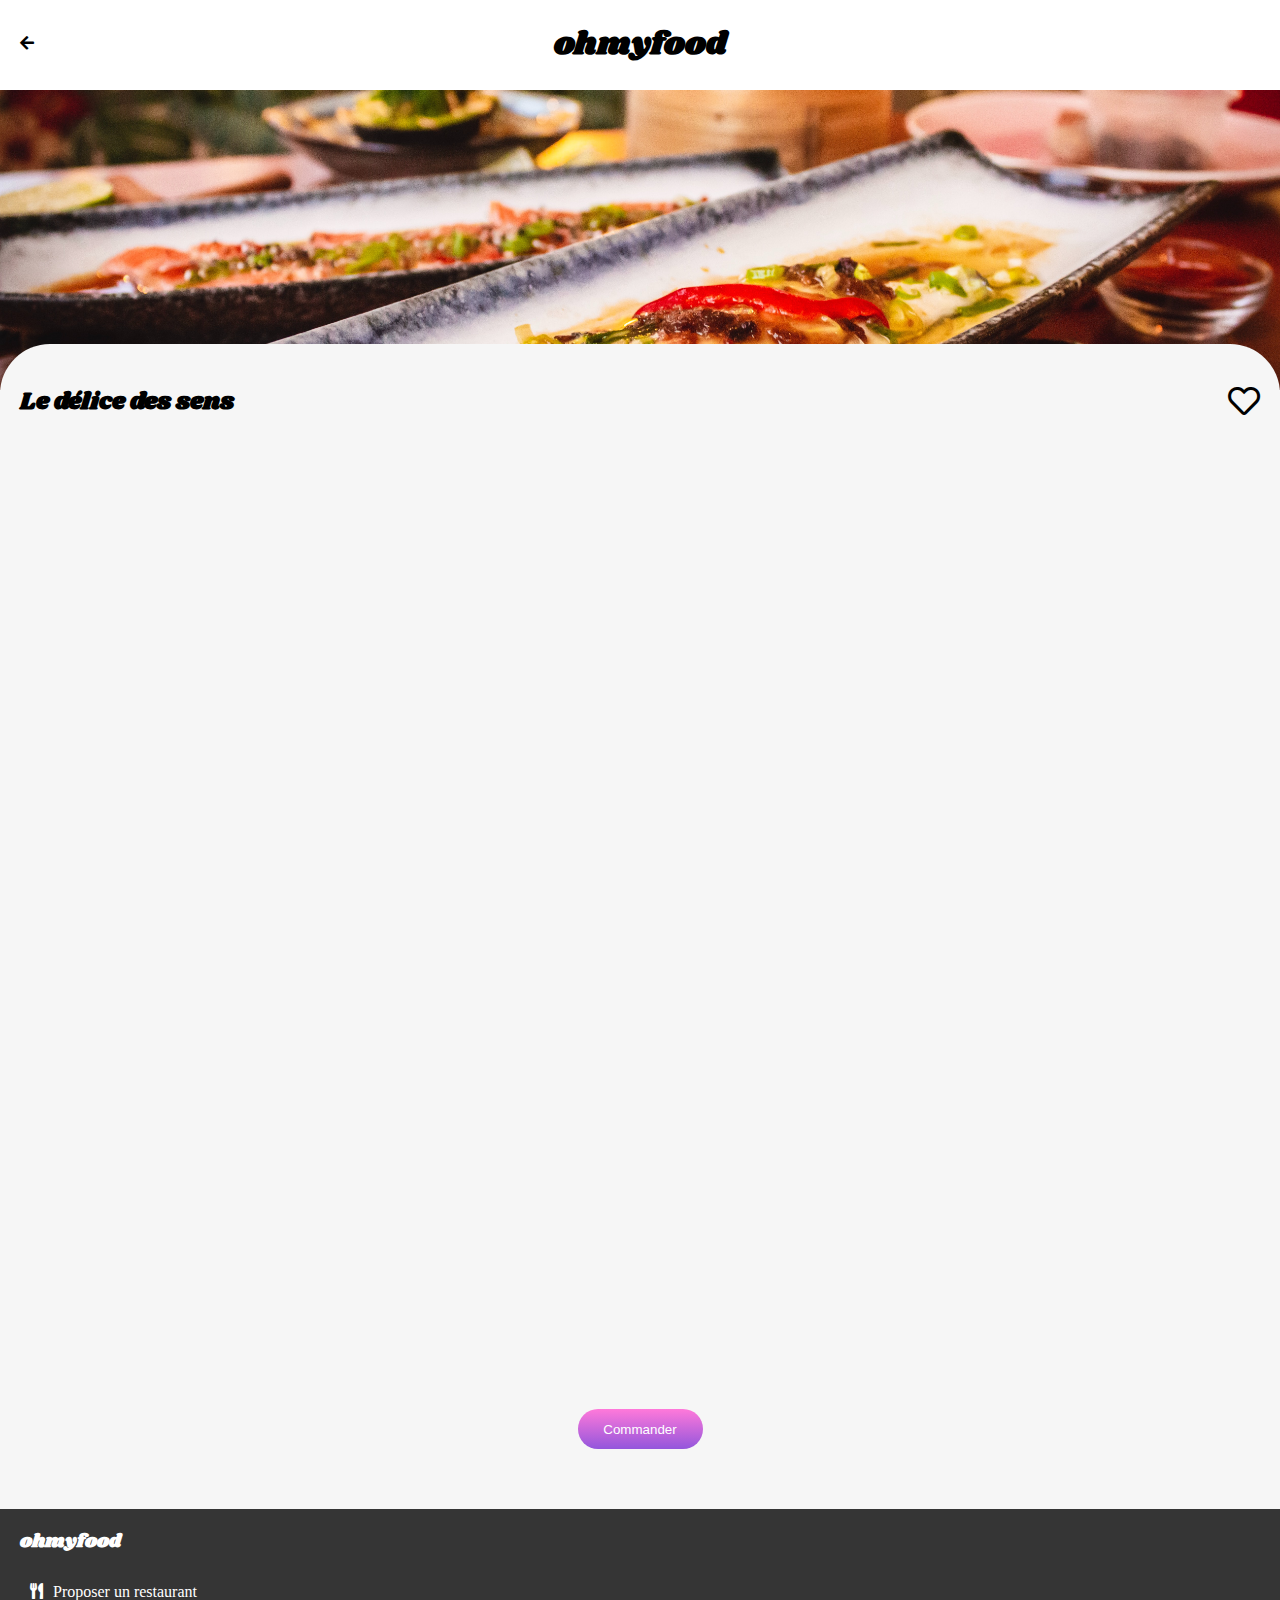
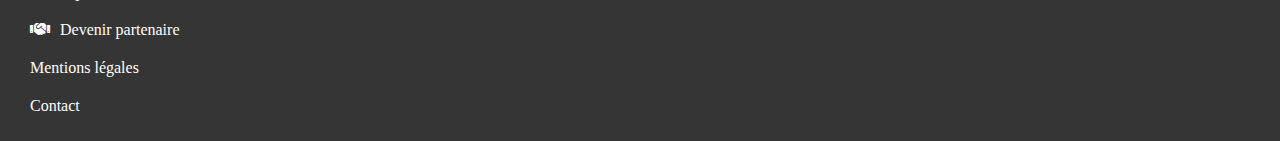
<file: le_delice_des_sens.html>
<!DOCTYPE html>
<html>
<head>
  <meta charset="utf-8">
  <title>Le délice des sens</title>
  <meta name="viewport" content="width=device-width, initial-scale=1">
  <link href="https://fonts.googleapis.com/css?family=Roboto" rel="stylesheet">
  <link href="https://fonts.googleapis.com/css?family=Shrikhand" rel="stylesheet">
	<link href="https://cdnjs.cloudflare.com/ajax/libs/font-awesome/5.15.3/css/all.min.css" rel="stylesheet">
	<link rel="stylesheet" href="css/styles.css">
</head>
<body>
    <header>
        <a href="index.html"><i class="fas fa-arrow-left"></i></a>
        <h1>ohmyfood</h1>
    </header>
    <main>
        <img class="banner" src="images/restaurants/louis-hansel-shotsoflouis-qNBGVyOCY8Q-unsplash.jpg" alt="le delice des sens">
        <section class="layout">
            <div class="title-container">
              <h2>Le délice des sens</h2>
              <div class="heart__icon">
								<i class="far fa-heart fa-2x heart__icon--empty"></i>
								<i class="fas fa-heart fa-2x heart__icon--full"></i>
							</div>
            </div>
            <section class="section-animate section-animate--1 fadein">
              <h3 class="sub-title">Entrées</h3>
              <div class="card-group">
                <div class="card">
                  <div class="card__content">
                    <h4 class="card__title">Tartare de thon</h4>
                    <p class="card__description">Assaisonné au yuzu</p>
                  </div>
                  <span class="card__price">25€</span>
                  <div class="card__check">
                    <i class="fa fa-check-circle"></i>
                  </div>
                </div>
                <div class="card">
                  <div class="card__content">
                    <h4 class="card__title">Bouchée de homard croustillant</h4>
                    <p class="card__description">Et sa farandole de petits légumes</p>
                  </div>
                  <span class="card__price">35€</span>
                  <div class="card__check">
                    <i class="fa fa-check-circle"></i>
                  </div>
                </div>
                <div class="card">
                  <div class="card__content">
                    <h4 class="card__title">Velouté de cèpes</h4>
                    <p class="card__description">Aux truffes</p>
                  </div>
                  <span class="card__price">20€</span>
                  <div class="card__check">
                    <i class="fa fa-check-circle"></i>
                  </div>
                </div>
              </div>
            </section>
            
            <section class="section-animate section-animate--2 fadein">
              <h3 class="sub-title">Plats</h3>
              <div class="card-group">
                <div class="card">
                  <div class="card__content">
                    <h4 class="card__title">Poulet rôti aux herbes de Provence</h4>
                    <p class="card__description">Et sa crème de truffe</p>
                  </div>
                  <span class="card__price">40€</span>
                  <div class="card__check">
                    <i class="fa fa-check-circle"></i>
                  </div>
                </div>
                <div class="card">
                  <div class="card__content">
                    <h4 class="card__title">Langouste rôtie</h4>
                    <p class="card__description">Et ses légumes de saison</p>
                  </div>
                  <span class="card__price">35€</span>
                  <div class="card__check">
                    <i class="fa fa-check-circle"></i>
                  </div>
                </div>
                <div class="card">
                  <div class="card__content">
                    <h4 class="card__title">Côte de bœuf Angus</h4>
                    <p class="card__description">Et sa purée de panais</p>
                  </div>
                  <span class="card__price">44€</span>
                  <div class="card__check">
                    <i class="fa fa-check-circle"></i>
                  </div>
                </div>
              </div>
            </section>
            
            <section class="section-animate section-animate--3 fadein">
              <h3 class="sub-title">Desserts</h3>
              <div class="card-group">
                <div class="card">
                  <div class="card__content">
                    <h4 class="card__title">Farandole de desserts</h4>
                    <p class="card__description">Du chef</p>
                  </div>
                  <span class="card__price">18€</span>
                  <div class="card__check">
                    <i class="fa fa-check-circle"></i>
                  </div>
                </div>
                <div class="card">
                  <div class="card__content">
                    <h4 class="card__title">Crème brulée</h4>
                    <p class="card__description">Revisitée</p>
                  </div>
                  <span class="card__price">22€</span>
                  <div class="card__check">
                    <i class="fa fa-check-circle"></i>
                  </div>
                </div>
                <div class="card">
                  <div class="card__content">
                    <h4 class="card__title">Tiramisu</h4>
                    <p class="card__description">À la noisette</p>
                  </div>
                  <span class="card__price">23€</span>
                  <div class="card__check">
                    <i class="fa fa-check-circle"></i>
                  </div>
                </div>
              </div>
            </section>
            <div class="order">
                <button class="btn btn__small">Commander</button>
            </div>
        </section>        
    </main>

    <footer>
		<h3>ohmyfood</h3>
		<ul>
		  <li><a href="#"><i class="fas fa-utensils"></i>Proposer un restaurant</a></li>
		  <li><a href="#"><i class="fas fa-handshake"></i>Devenir partenaire</a></li>
		  <li><a href="#">Mentions légales</a></li>
		  <li><a href="#">Contact</a></li>
		</ul>
    </footer>



</body>
</html>
</file>
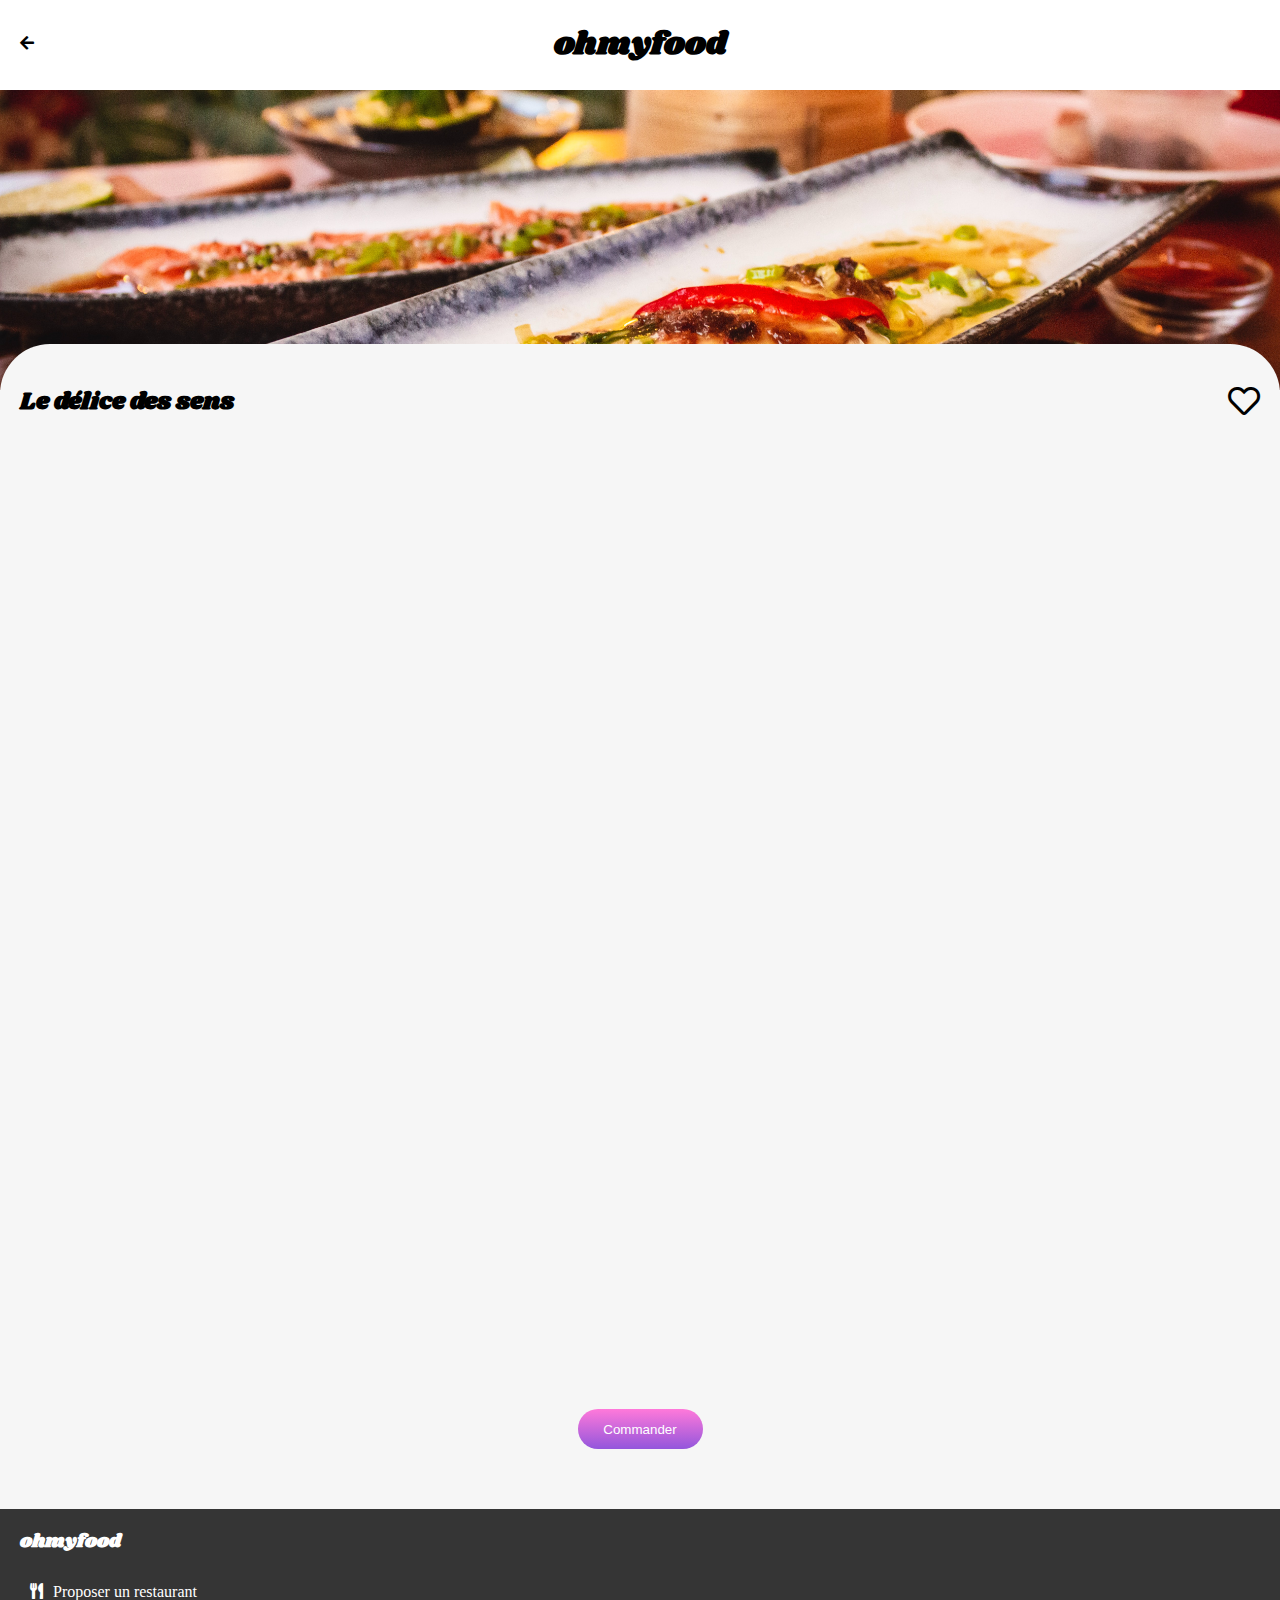
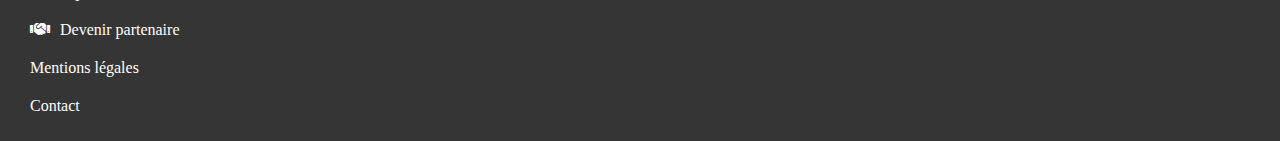
<file: le_délice_des_sens.html>
<!DOCTYPE html>
<html>
<head>
    <meta charset="utf-8">
    <title>La palette dy gôut</title>
    <meta name="viewport" content="width=device-width, initial-scale=1">
    <link href="https://fonts.googleapis.com/css?family=Roboto|Shrikhand" rel="stylesheet">
	<link href="https://cdnjs.cloudflare.com/ajax/libs/font-awesome/5.15.3/css/all.min.css" rel="stylesheet">
	<link rel="stylesheet" href="css/styles.css">
</head>
<body>
    <header>
        <a href="index.html"><i class="fas fa-arrow-left"></i></a>
        <h1>ohmyfood</h1>
    </header>
    <main>
        <img class="banner" src="images/restaurants/louis-hansel-shotsoflouis-qNBGVyOCY8Q-unsplash.jpg">
        <section class="layout">
            <div class="title-container">
              <h2>Le délice des sens</h2>
              <div class="heart__icon">
								<i class="far fa-heart fa-2x heart__icon--empty"></i>
								<i class="fas fa-heart fa-2x heart__icon--full"></i>
							</div>
            </div>
            <section class="section-animate section-animate--1 fadein">
              <h3 class="sub-title">Entrées</h3>
              <div class="card-group">
                <div class="card">
                  <div class="card__content">
                    <h4 class="card__title">Tartare de thon</h4>
                    <p class="card__description">Assaisonné au yuzu</p>
                  </div>
                  <span class="card__price">25€</span>
                  <div class="card__check">
                    <i class="fa fa-check-circle"></i>
                  </div>
                </div>
                <div class="card">
                  <div class="card__content">
                    <h4 class="card__title">Bouchée de homard croustillant</h4>
                    <p class="card__description">Et sa farandole de petits légumes</p>
                  </div>
                  <span class="card__price">35€</span>
                  <div class="card__check">
                    <i class="fa fa-check-circle"></i>
                  </div>
                </div>
                <div class="card">
                  <div class="card__content">
                    <h4 class="card__title">Velouté de cèpes</h4>
                    <p class="card__description">Aux truffes</p>
                  </div>
                  <span class="card__price">20€</span>
                  <div class="card__check">
                    <i class="fa fa-check-circle"></i>
                  </div>
                </div>
              </div>
            </section>
            
            <section class="section-animate section-animate--2 fadein">
              <h3 class="sub-title">Plats</h3>
              <div class="card-group">
                <div class="card">
                  <div class="card__content">
                    <h4 class="card__title">Poulet rôti aux herbes de Provence</h4>
                    <p class="card__description">Et sa crème de truffe</p>
                  </div>
                  <span class="card__price">40€</span>
                  <div class="card__check">
                    <i class="fa fa-check-circle"></i>
                  </div>
                </div>
                <div class="card">
                  <div class="card__content">
                    <h4 class="card__title">Langouste rôtie</h4>
                    <p class="card__description">Et ses légumes de saison</p>
                  </div>
                  <span class="card__price">35€</span>
                  <div class="card__check">
                    <i class="fa fa-check-circle"></i>
                  </div>
                </div>
                <div class="card">
                  <div class="card__content">
                    <h4 class="card__title">Côte de bœuf Angus</h4>
                    <p class="card__description">Et sa purée de panais</p>
                  </div>
                  <span class="card__price">44€</span>
                  <div class="card__check">
                    <i class="fa fa-check-circle"></i>
                  </div>
                </div>
              </div>
            </section>
            
            <section class="section-animate section-animate--3 fadein">
              <h3 class="sub-title">Desserts</h3>
              <div class="card-group">
                <div class="card">
                  <div class="card__content">
                    <h4 class="card__title">Farandole de desserts</h4>
                    <p class="card__description">Du chef</p>
                  </div>
                  <span class="card__price">18€</span>
                  <div class="card__check">
                    <i class="fa fa-check-circle"></i>
                  </div>
                </div>
                <div class="card">
                  <div class="card__content">
                    <h4 class="card__title">Crème brulée</h4>
                    <p class="card__description">Revisitée</p>
                  </div>
                  <span class="card__price">22€</span>
                  <div class="card__check">
                    <i class="fa fa-check-circle"></i>
                  </div>
                </div>
                <div class="card">
                  <div class="card__content">
                    <h4 class="card__title">Tiramisu</h4>
                    <p class="card__description">À la noisette</p>
                  </div>
                  <span class="card__price">23€</span>
                  <div class="card__check">
                    <i class="fa fa-check-circle"></i>
                  </div>
                </div>
              </div>
            </section>
            <div class="order">
                <button class="btn btn__small">Commander</button>
            </div>
        </section>        
    </main>

    <footer>
		<h3>ohmyfood</h3>
		<ul>
		  <li><a href="#"><i class="fas fa-utensils"></i>Proposer un restaurant</a></li>
		  <li><a href="#"><i class="fas fa-handshake"></i>Devenir partenaire</a></li>
		  <li><a href="#">Mentions légales</a></li>
		  <li><a href="#">Contact</a></li>
		</ul>
    </footer>



</body>
</html>
</file>
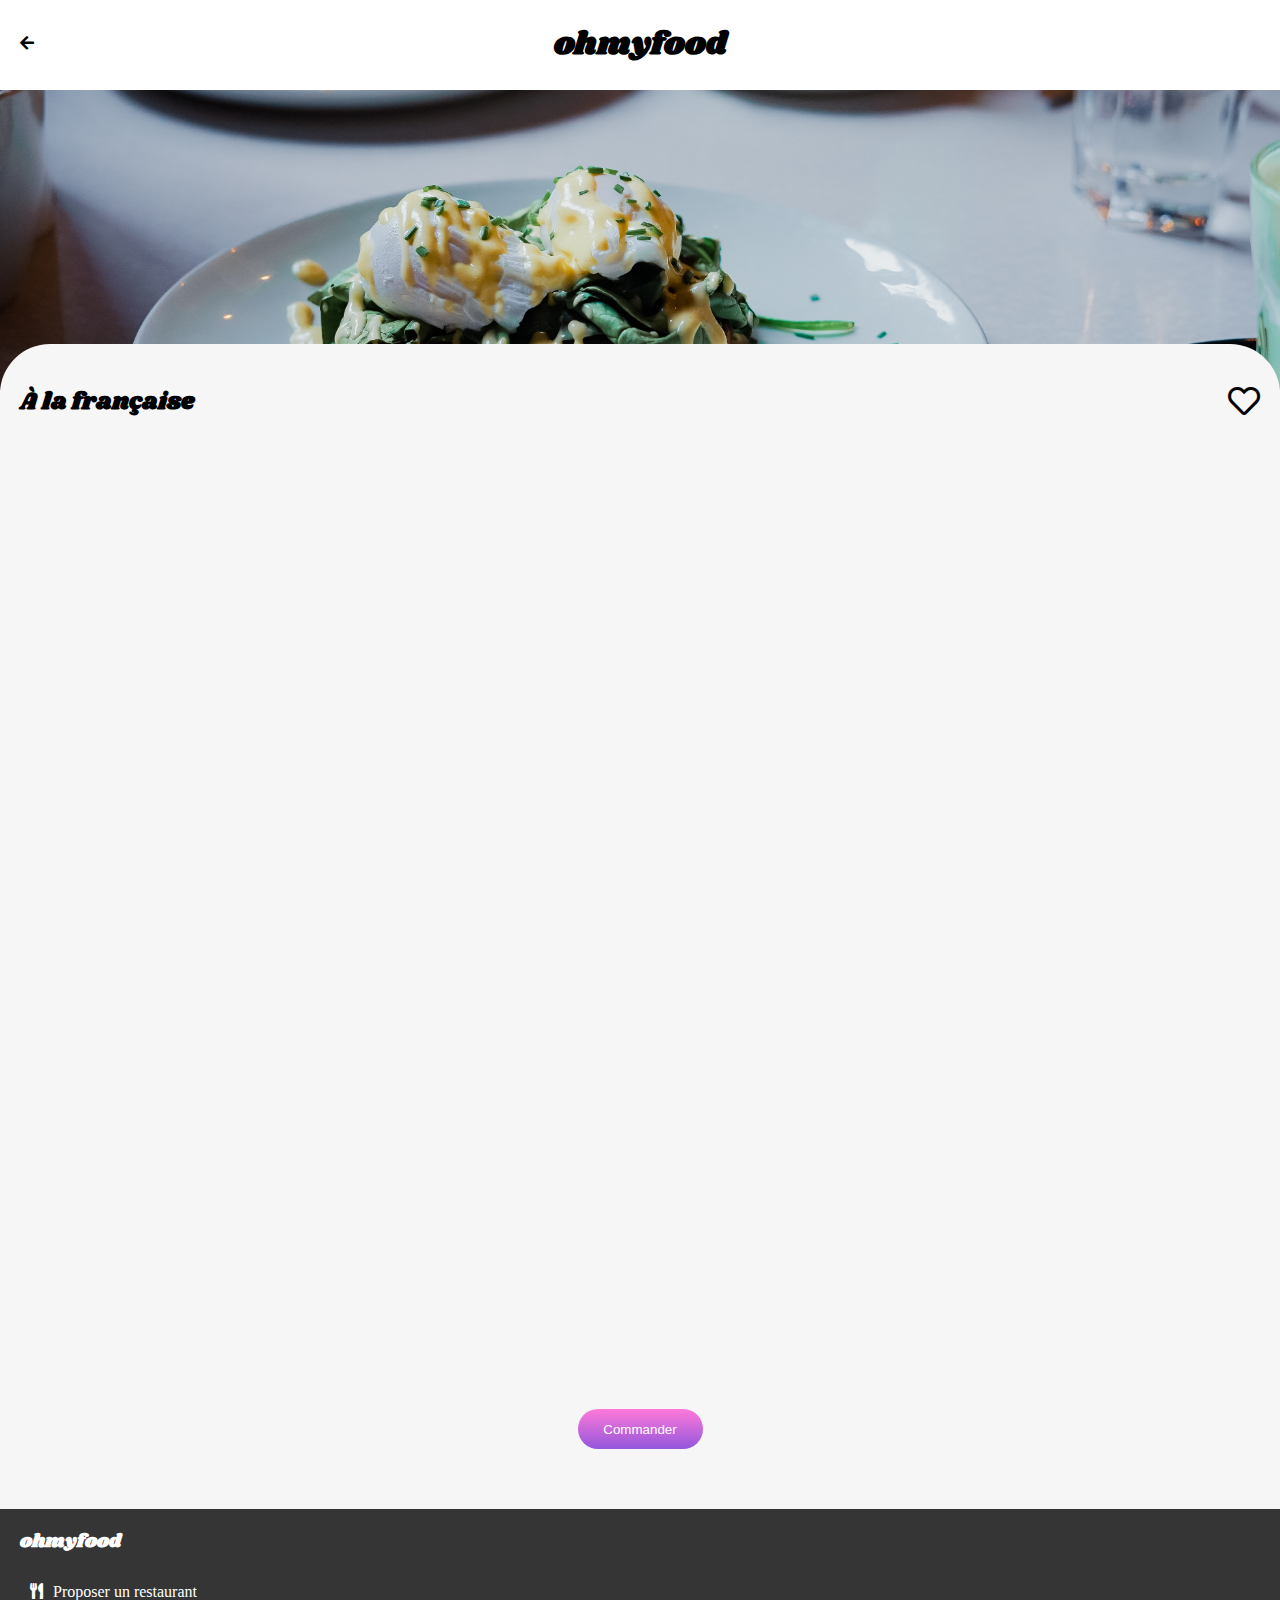
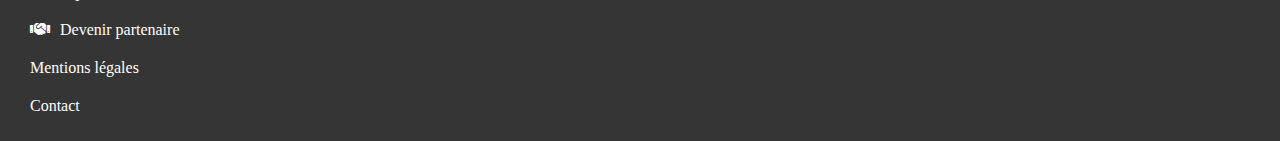
<file: à_la_francaise.html>
<!DOCTYPE html>
<html>
<head>
    <meta charset="utf-8">
    <title>La palette du gôut</title>
    <meta name="viewport" content="width=device-width, initial-scale=1">
    <link href="https://fonts.googleapis.com/css?family=Roboto|Shrikhand" rel="stylesheet">
	<link href="https://cdnjs.cloudflare.com/ajax/libs/font-awesome/5.15.3/css/all.min.css" rel="stylesheet">
	<link rel="stylesheet" href="css/styles.css">
</head>
<body>
    <header>
        <a href="index.html"><i class="fas fa-arrow-left"></i></a>
        <h1>ohmyfood</h1>
    </header>
    <main>
        <img class="banner" src="images/restaurants/toa-heftiba-DQKerTsQwi0-unsplash.jpg">
        <section class="layout">
            <div class="title-container">
              <h2>À la française</h2>
              <div class="heart__icon">
								<i class="far fa-heart fa-2x heart__icon--empty"></i>
								<i class="fas fa-heart fa-2x heart__icon--full"></i>
							</div>
            </div>
            <section class="section-animate section-animate--1 fadein">
              <h3 class="sub-title">Entrées</h3>
              <div class="card-group">
                <div class="card">
                  <div class="card__content">
                    <h4 class="card__title">Tartare de poulpe acidulé</h4>
                    <p class="card__description">Aux zestes d'orange</p>
                  </div>
                  <span class="card__price">25€</span>
                  <div class="card__check">
                    <i class="fa fa-check-circle"></i>
                  </div>
                </div>
                <div class="card">
                  <div class="card__content">
                    <h4 class="card__title">Velouté de légumes d'antan</h4>
                    <p class="card__description">Carotte, panais, topinambour</p>
                  </div>
                  <span class="card__price">35€</span>
                  <div class="card__check">
                    <i class="fa fa-check-circle"></i>
                  </div>
                </div>
                <div class="card">
                  <div class="card__content">
                    <h4 class="card__title">Soupe à l'oignon</h4>
                    <p class="card__description">Revisitée</p>
                  </div>
                  <span class="card__price">20€</span>
                  <div class="card__check">
                    <i class="fa fa-check-circle"></i>
                  </div>
                </div>
              </div>
            </section>
            
            <section class="section-animate section-animate--2 fadein">
              <h3 class="sub-title">Plats</h3>
              <div class="card-group">
                <div class="card">
                  <div class="card__content">
                    <h4 class="card__title">Coquilles Saint-Jacques</h4>
                    <p class="card__description">Accompagnées d'une purée de panais</p>
                  </div>
                  <span class="card__price">40€</span>
                  <div class="card__check">
                    <i class="fa fa-check-circle"></i>
                  </div>
                </div>
                <div class="card">
                  <div class="card__content">
                    <h4 class="card__title">Magret de canard</h4>
                    <p class="card__description">Et parmentier de pommes de terre</p>
                  </div>
                  <span class="card__price">35€</span>
                  <div class="card__check">
                    <i class="fa fa-check-circle"></i>
                  </div>
                </div>
                <div class="card">
                  <div class="card__content">
                    <h4 class="card__title">Pigeonneau d’Ille-et-Vilaine</h4>
                    <p class="card__description">Sur son lit de gnocchis aux légumes</p>
                  </div>
                  <span class="card__price">44€</span>
                  <div class="card__check">
                    <i class="fa fa-check-circle"></i>
                  </div>
                </div>
              </div>
            </section>
            
            <section class="section-animate section-animate--3 fadein">
              <h3 class="sub-title">Desserts</h3>
              <div class="card-group">
                <div class="card">
                  <div class="card__content">
                    <h4 class="card__title">Pétales de violettes glacés</h4>
                    <p class="card__description">Et purée de noisettes</p>
                  </div>
                  <span class="card__price">18€</span>
                  <div class="card__check">
                    <i class="fa fa-check-circle"></i>
                  </div>
                </div>
                <div class="card">
                  <div class="card__content">
                    <h4 class="card__title">Fondant au chocolat</h4>
                    <p class="card__description">Revisité</p>
                  </div>
                  <span class="card__price">22€</span>
                  <div class="card__check">
                    <i class="fa fa-check-circle"></i>
                  </div>
                </div>
                <div class="card">
                  <div class="card__content">
                    <h4 class="card__title">Millefeuille croustillant</h4>
                    <p class="card__description">Myrtilles et pâte d’amande</p>
                  </div>
                  <span class="card__price">23€</span>
                  <div class="card__check">
                    <i class="fa fa-check-circle"></i>
                  </div>
                </div>
              </div>
            </section>            
            <div class="order">
              <button class="btn btn__small">Commander</button>
            </div>                    
    </main>

    <footer>
		<h3>ohmyfood</h3>
		<ul>
		  <li><a href="#"><i class="fas fa-utensils"></i>Proposer un restaurant</a></li>
		  <li><a href="#"><i class="fas fa-handshake"></i>Devenir partenaire</a></li>
		  <li><a href="#">Mentions légales</a></li>
		  <li><a href="#">Contact</a></li>
		</ul>
    </footer>



</body>
</html>
</file>
<file: css/styles.css>
.loader {
  display: flex;
  justify-content: center;
  align-items: center;
  position: fixed;
  top: 0;
  left: 0;
  width: 100%;
  height: 100%;
  background-color: #fff;
  z-index: 9999;
  animation: fade-out 2s 1s forwards;
}

.plate {
  width: 100px;
  height: 100px;
  border-radius: 50%;
  background-color: #99E2D0;
  display: flex;
  justify-content: center;
  align-items: center;
  animation: spin 3s linear infinite;
}

.icon {
  font-size: 40px;
  color: #fff;
}

@keyframes spin {
  0% {
    transform: rotate(0deg);
  }
  100% {
    transform: rotate(360deg);
  }
}
@keyframes fade-out {
  0% {
    opacity: 1;
  }
  100% {
    opacity: 0;
    visibility: hidden;
  }
}
header {
  display: flex;
  align-items: center;
  justify-content: center;
  font-family: "Shrikhand", cursive;
  position: relative;
}
header a {
  position: absolute;
  left: 20px;
}

.btn {
  background-image: linear-gradient(to bottom, #FF79DA 0%, #9356DC 100%);
  height: 40px;
  border-radius: 25px;
  border: none;
  color: #fff;
  margin-top: 20px;
  margin-bottom: 20px;
  transition: background-color 0.3s ease, box-shadow 0.3s ease;
}
.btn__wide {
  width: 175px;
}
@media screen and (min-width: 1300px) {
  .btn__wide {
    width: 15%;
  }
}
.btn__small {
  width: 125px;
}
@media screen and (min-width: 1300px) {
  .btn__small {
    width: 20%;
  }
}
.btn:hover {
  background-image: linear-gradient(to bottom, rgba(255, 121, 218, 0.8) 0%, rgba(147, 86, 220, 0.8) 100%);
  box-shadow: 0px 0px 10px rgba(0, 0, 0, 0.3);
}

a {
  text-decoration: none;
  color: inherit;
}

body {
  margin: 0;
}

h2, p {
  font-family: "Roboto", sans-serif;
}

.city {
  display: flex;
  justify-content: center;
  width: 100%;
  background-color: #EAEAEA;
  box-shadow: 0px 0px 10px rgba(0, 0, 0, 0.25);
}
.city__location {
  display: flex;
  justify-content: center;
  align-items: center;
  padding: 10px;
}
.city__location i {
  padding-right: 10px;
}
.city__location p {
  font-family: "Roboto", sans-serif;
}

.fonctionnement {
  display: flex;
  flex-direction: column;
  margin-top: 20px;
  margin-bottom: 20px;
  padding: 20px;
}
.fonctionnement__cards {
  display: flex;
  flex-direction: column;
  align-items: center;
}
.fonctionnement__cards .fonctionnement__card {
  display: flex;
  justify-content: space-evenly;
  background-color: #f6f6f6;
  margin: 10px;
  padding: 10px;
  border-radius: 20px;
  align-items: center;
  position: relative;
  width: 80%;
}
.fonctionnement__cards .fonctionnement__card-number {
  position: absolute;
  left: -10px;
  border-radius: 50%;
  width: 20px;
  height: 20px;
  background-color: #9356DC;
  color: #fff;
  overflow: hidden;
  text-indent: 6px;
}
.fonctionnement__cards .fonctionnement__card-text {
  font-family: "Roboto", sans-serif;
}

@media screen and (min-width: 1300px) {
  .fonctionnement {
    padding-left: 75px;
    padding-right: 75px;
  }
  .fonctionnement__cards {
    flex-direction: row;
  }
}
.booking {
  display: flex;
  flex-direction: column;
  align-items: center;
  justify-content: center;
  padding: 20px;
  background-color: #f7f7f7;
}
.booking__title {
  font-weight: bold;
  text-align: center;
}
.booking__description {
  text-align: center;
}

.restaurant {
  justify-content: center;
  background-color: #f7f7f7;
  padding: 20px;
}
@media screen and (min-width: 1300px) {
  .restaurant {
    padding-right: 75px;
    padding-left: 75px;
    padding-bottom: 40px;
  }
}
.restaurant__items {
  display: flex;
  flex-wrap: wrap;
}
@media screen and (min-width: 1300px) {
  .restaurant__items {
    flex-direction: row;
    align-items: center;
    justify-content: space-between;
    gap: 10px;
  }
}
.restaurant__item {
  position: relative;
  width: 100%;
  border-radius: 20px;
  background-color: #fff;
  filter: drop-shadow(0px 3px 15px rgba(0, 0, 0, 0.1));
  margin: 0;
  margin-top: 20px;
}
@media screen and (min-width: 1300px) {
  .restaurant__item {
    width: 45%;
    box-sizing: border-box;
  }
}
.restaurant__image {
  display: block;
  width: 100%;
  height: 200px;
  object-fit: cover;
  border-radius: 20px 20px 0 0;
}
.restaurant__content {
  display: flex;
  flex-direction: row;
  padding: 20px;
  justify-content: space-between;
}
.restaurant__left-content {
  display: flex;
  flex-direction: column;
}
.restaurant__right-content {
  display: flex;
  align-items: center;
}
.restaurant__title {
  display: flex;
  flex-direction: column;
  margin: 0;
  font-family: "Roboto", sans-serif;
  font-weight: bold;
}
@media screen and (min-width: 1300px) {
  .restaurant__title {
    display: flex;
    flex-direction: row;
  }
}
.restaurant__description {
  margin: 0;
}
.restaurant__heart-icon {
  margin-right: 10px;
  font-size: 29px;
  width: 100%;
}
.restaurant__new-badge {
  position: absolute;
  top: 20px;
  right: 20px;
  background-color: #99E2D0;
  color: #008766;
  border-radius: 5px;
  padding: 5px;
}
.restaurant__link {
  text-decoration: none;
  color: inherit;
}

.heart__icon {
  position: relative;
  display: flex;
  justify-content: center;
  align-items: center;
  margin-right: 16px;
}
.heart__icon--empty {
  position: absolute;
  color: black;
}
.heart__icon--full {
  position: absolute;
  opacity: 0;
  background: linear-gradient(#FF79DA, #9356DC);
  background-clip: text;
  -webkit-background-clip: text;
  color: transparent;
  transition: all 400ms;
}
.heart__icon:hover .heart__icon--full {
  opacity: 1;
}
.heart__icon:hover .heart__icon--empty {
  opacity: 0;
}

.banner {
  position: relative;
  width: 100%;
  height: 300px;
  object-fit: cover;
  z-index: 2;
}

.layout {
  display: flex;
  flex-direction: column;
  background-color: #f6f6f6;
  border-top-right-radius: 50px;
  border-top-left-radius: 50px;
  padding: 20px;
  margin-top: -50px;
  z-index: 3;
  position: relative;
}
@media screen and (min-width: 1300px) {
  .layout {
    margin-right: 100px;
    margin-left: 100px;
  }
}
.layout h2 {
  font-family: "Shrikhand", cursive;
  flex: 1;
}
@media screen and (min-width: 1300px) {
  .layout h2 {
    flex: 0;
    white-space: nowrap;
  }
}
.layout .title-container {
  display: flex;
  align-items: center;
}
@media screen and (min-width: 1300px) {
  .layout .title-container {
    justify-content: center;
  }
}
.layout .title-container .heart__icon {
  display: flex;
  justify-content: center;
  align-items: center;
}
@media screen and (min-width: 1300px) {
  .layout .title-container .heart__icon {
    width: 5%;
  }
}
.layout .sub-title {
  font-family: "Roboto", sans-serif;
  display: inline-block;
  position: relative;
}
.layout .sub-title::after {
  content: "";
  position: absolute;
  bottom: -5px;
  left: 0;
  width: 60%;
  height: 2px;
  background-color: #99e2d0;
}

.card-group {
  display: flex;
  flex-direction: column;
  gap: 20px;
}
.card-group .card {
  display: flex;
  border-radius: 20px;
  background-color: #fff;
  justify-content: space-between;
  position: relative;
  overflow: hidden;
  width: 100%;
}
.card-group .card__content {
  display: flex;
  flex-direction: column;
  padding: 10px;
  transition: all 6000ms;
  overflow: hidden;
  text-overflow: ellipsis;
  white-space: nowrap;
  width: 70%;
}
.card-group .card__title {
  font-family: "Roboto", sans-serif;
  margin-top: 0;
  margin-bottom: 10px;
  overflow: hidden;
  text-overflow: ellipsis;
  white-space: nowrap;
}
.card-group .card__description {
  font-family: "Roboto", sans-serif;
  margin: 0;
  overflow: hidden;
  text-overflow: ellipsis;
  white-space: nowrap;
}
.card-group .card__price {
  display: flex;
  align-items: flex-end;
  justify-content: flex-end;
  font-family: "Roboto", sans-serif;
  padding: 0px 10px 10px 0px;
  transition: transform 0.4s ease-in-out;
  width: 30%;
}
.card-group .card__check {
  width: 0%;
  transition: all 400ms ease-in-out;
  background-color: #99e2d0;
  margin: 0;
  padding: 0;
  box-sizing: border-box;
}
.card-group .card__check .fa-check-circle {
  position: relative;
  opacity: 0;
  font-size: 1.25rem;
  transition: opacity 500ms ease-in-out;
  color: transparent;
}
.card-group .card:hover .card__check {
  display: flex;
  align-items: center;
  justify-content: center;
  width: 65px;
  background-color: #99e2d0;
  position: relative;
  border-radius: 0 15px 15px 0;
}
.card-group .card:hover .card__check .fa-check-circle {
  opacity: 1;
  background-color: #99e2d0;
  color: white;
}

.order {
  display: flex;
  align-items: center;
  justify-content: center;
  padding: 40px 0px 20px 0;
}

@keyframes fadein {
  from {
    opacity: 0;
    transform: translateY(20px);
  }
  to {
    opacity: 1;
    transform: translateY(0);
  }
}
.section-animate--1 {
  animation-delay: 0s;
}

.section-animate--2 {
  animation-delay: 1.5s;
}

.section-animate--3 {
  animation-delay: 3s;
}

.section-animate {
  opacity: 0;
  animation-name: fadein;
  animation-duration: 0.5s;
  animation-fill-mode: forwards;
}

footer {
  display: flex;
  flex-direction: column;
  background-color: #353535;
  color: #fff;
}
footer h3 {
  font-family: "Shrikhand", cursive;
  margin-left: 20px;
}
footer ul {
  list-style: none;
  padding-left: 0;
  margin-left: 20px;
  margin-top: 0;
}
footer ul li {
  padding: 10px;
}
footer ul li i {
  padding-right: 10px;
}

@media screen and (min-width: 1300px) {
  footer {
    display: flex;
    flex-direction: row-reverse;
    padding-right: 20px;
    height: 150px;
  }
  ul {
    display: flex;
    flex-direction: row-reverse;
    align-items: center;
  }
}

/*# sourceMappingURL=styles.css.map */
</file>
